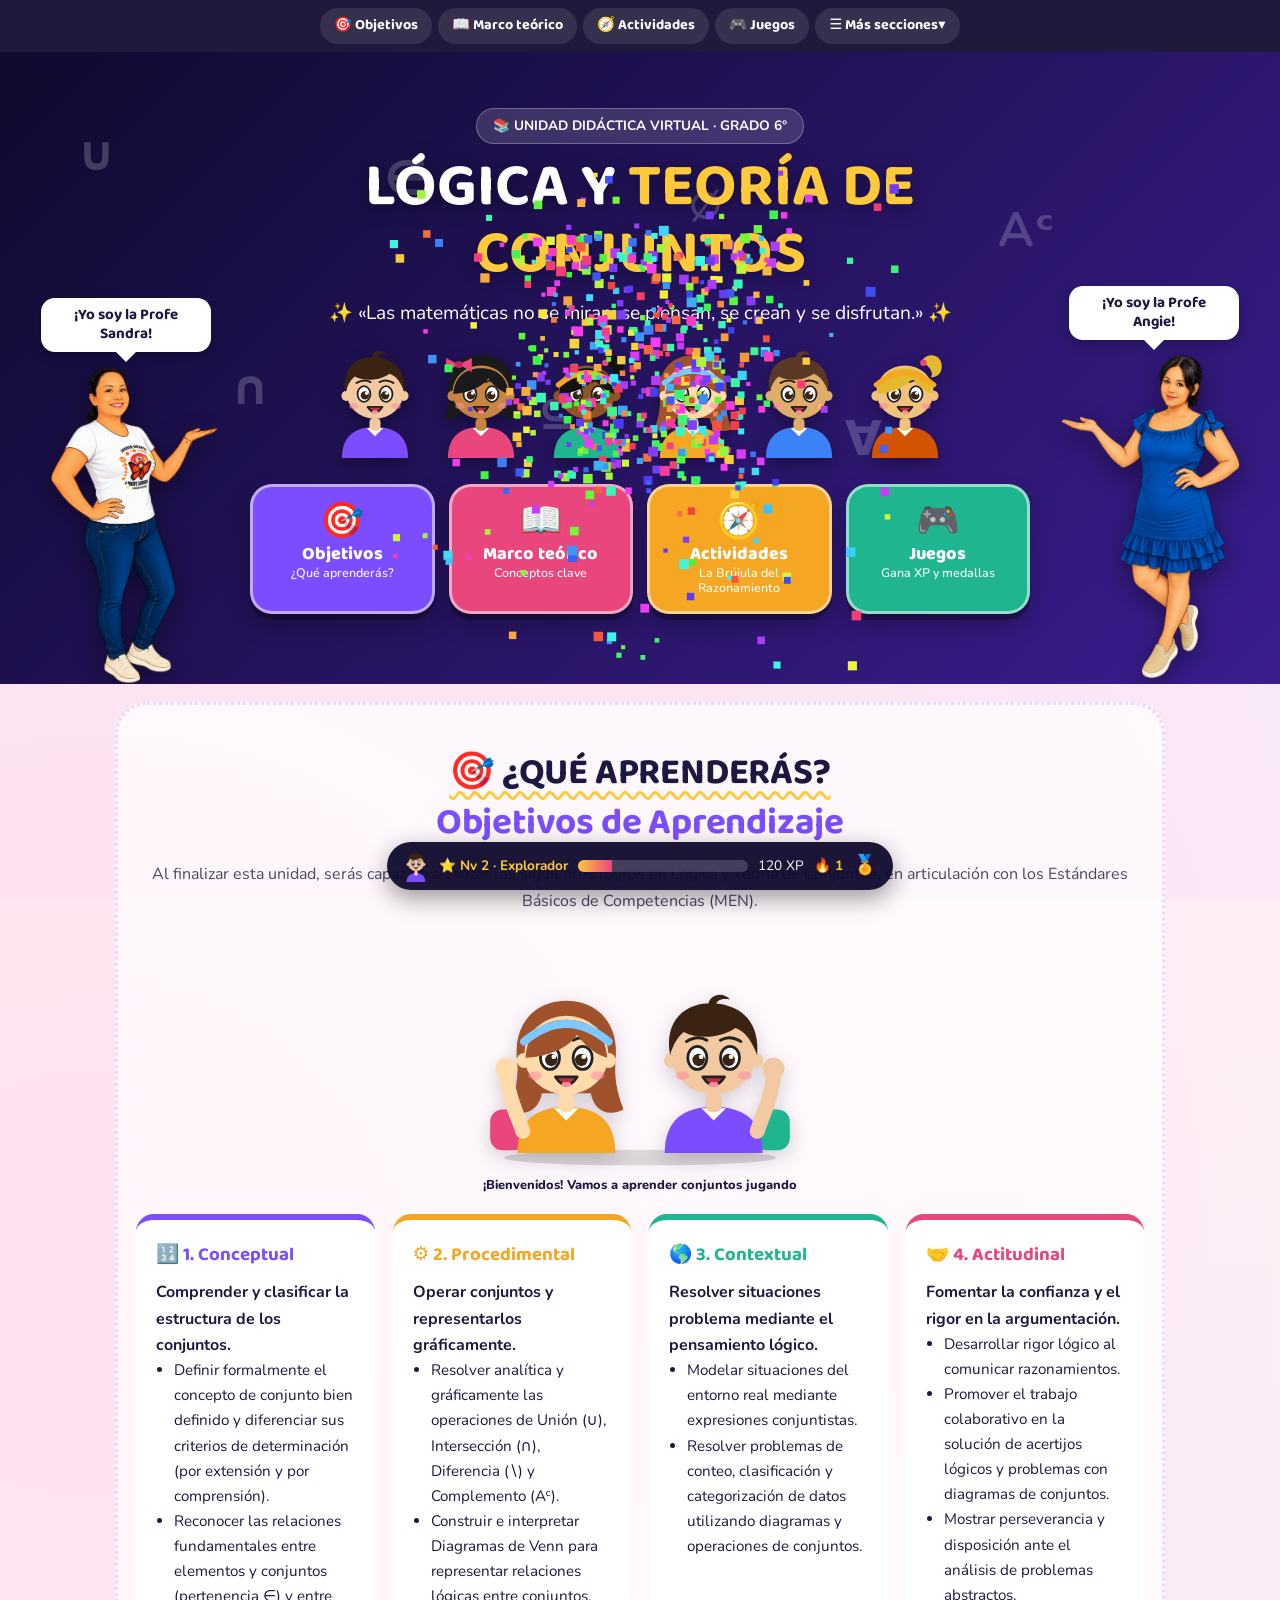
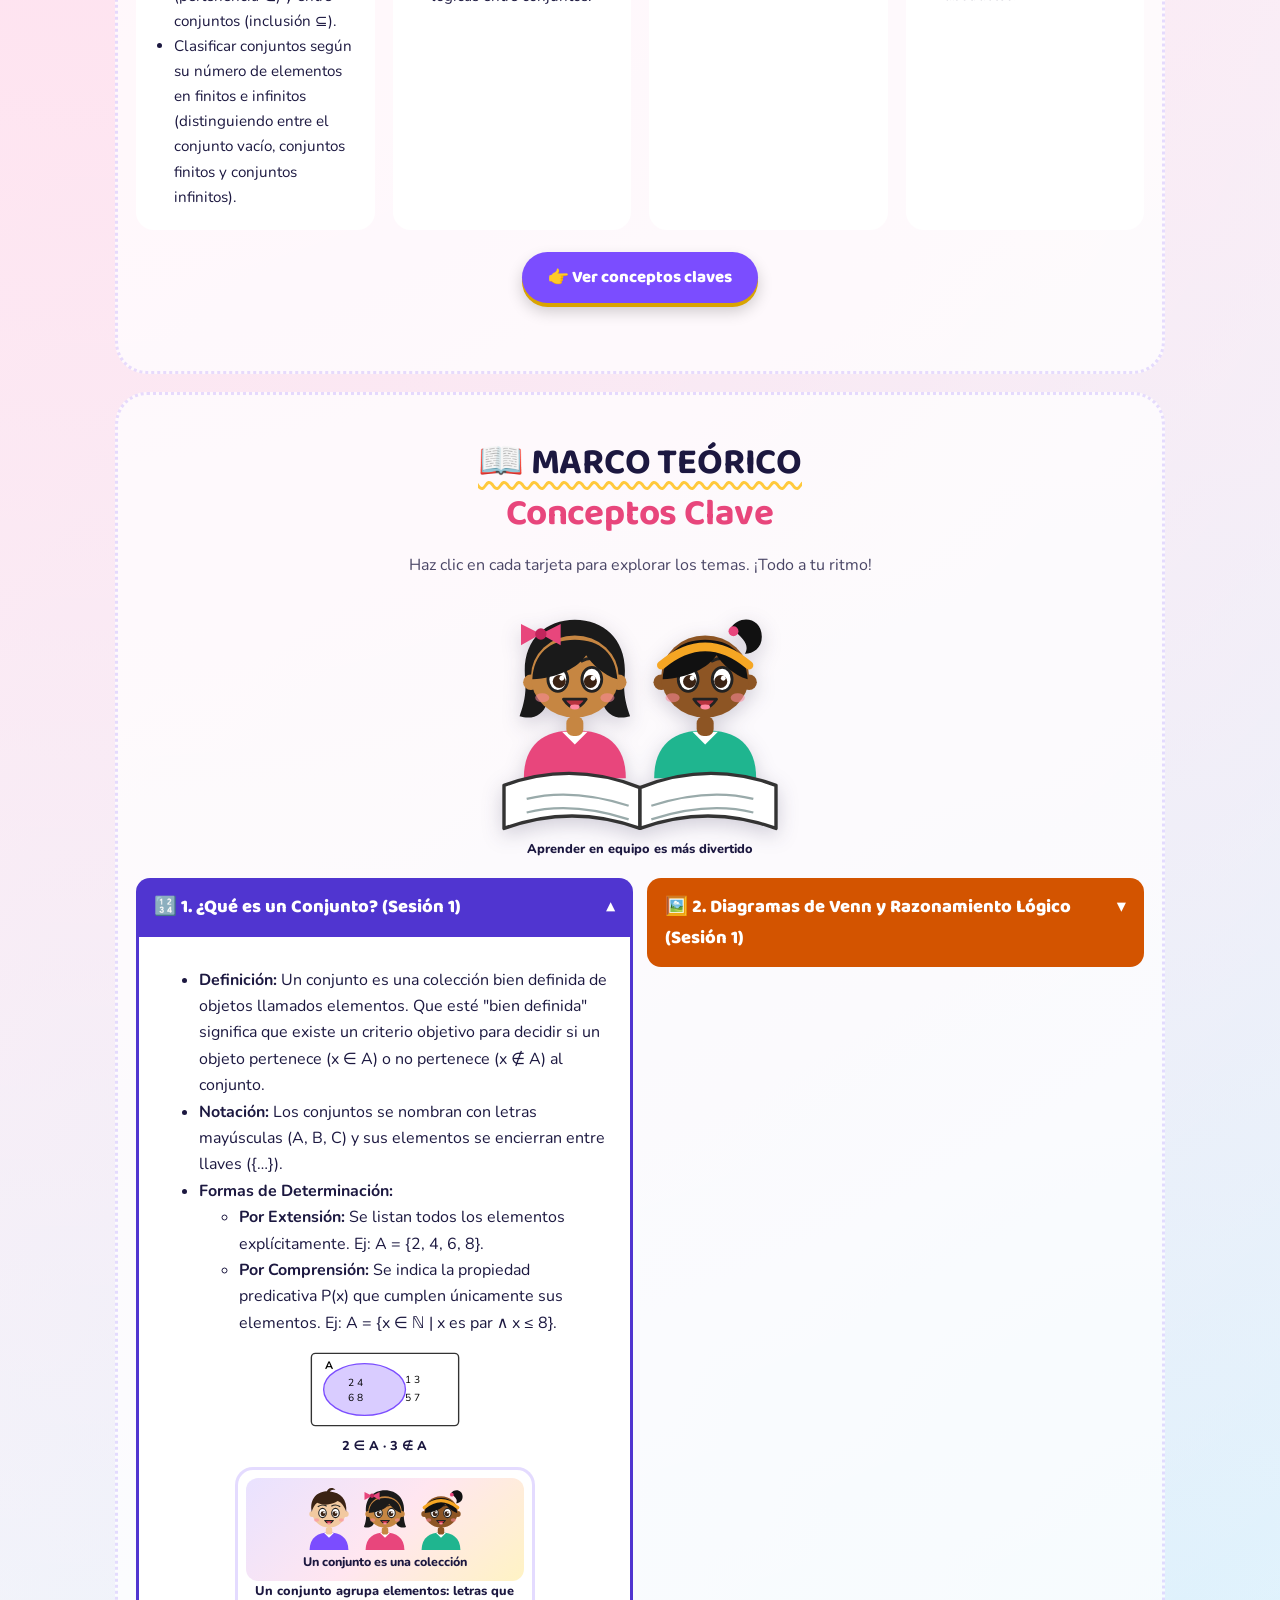
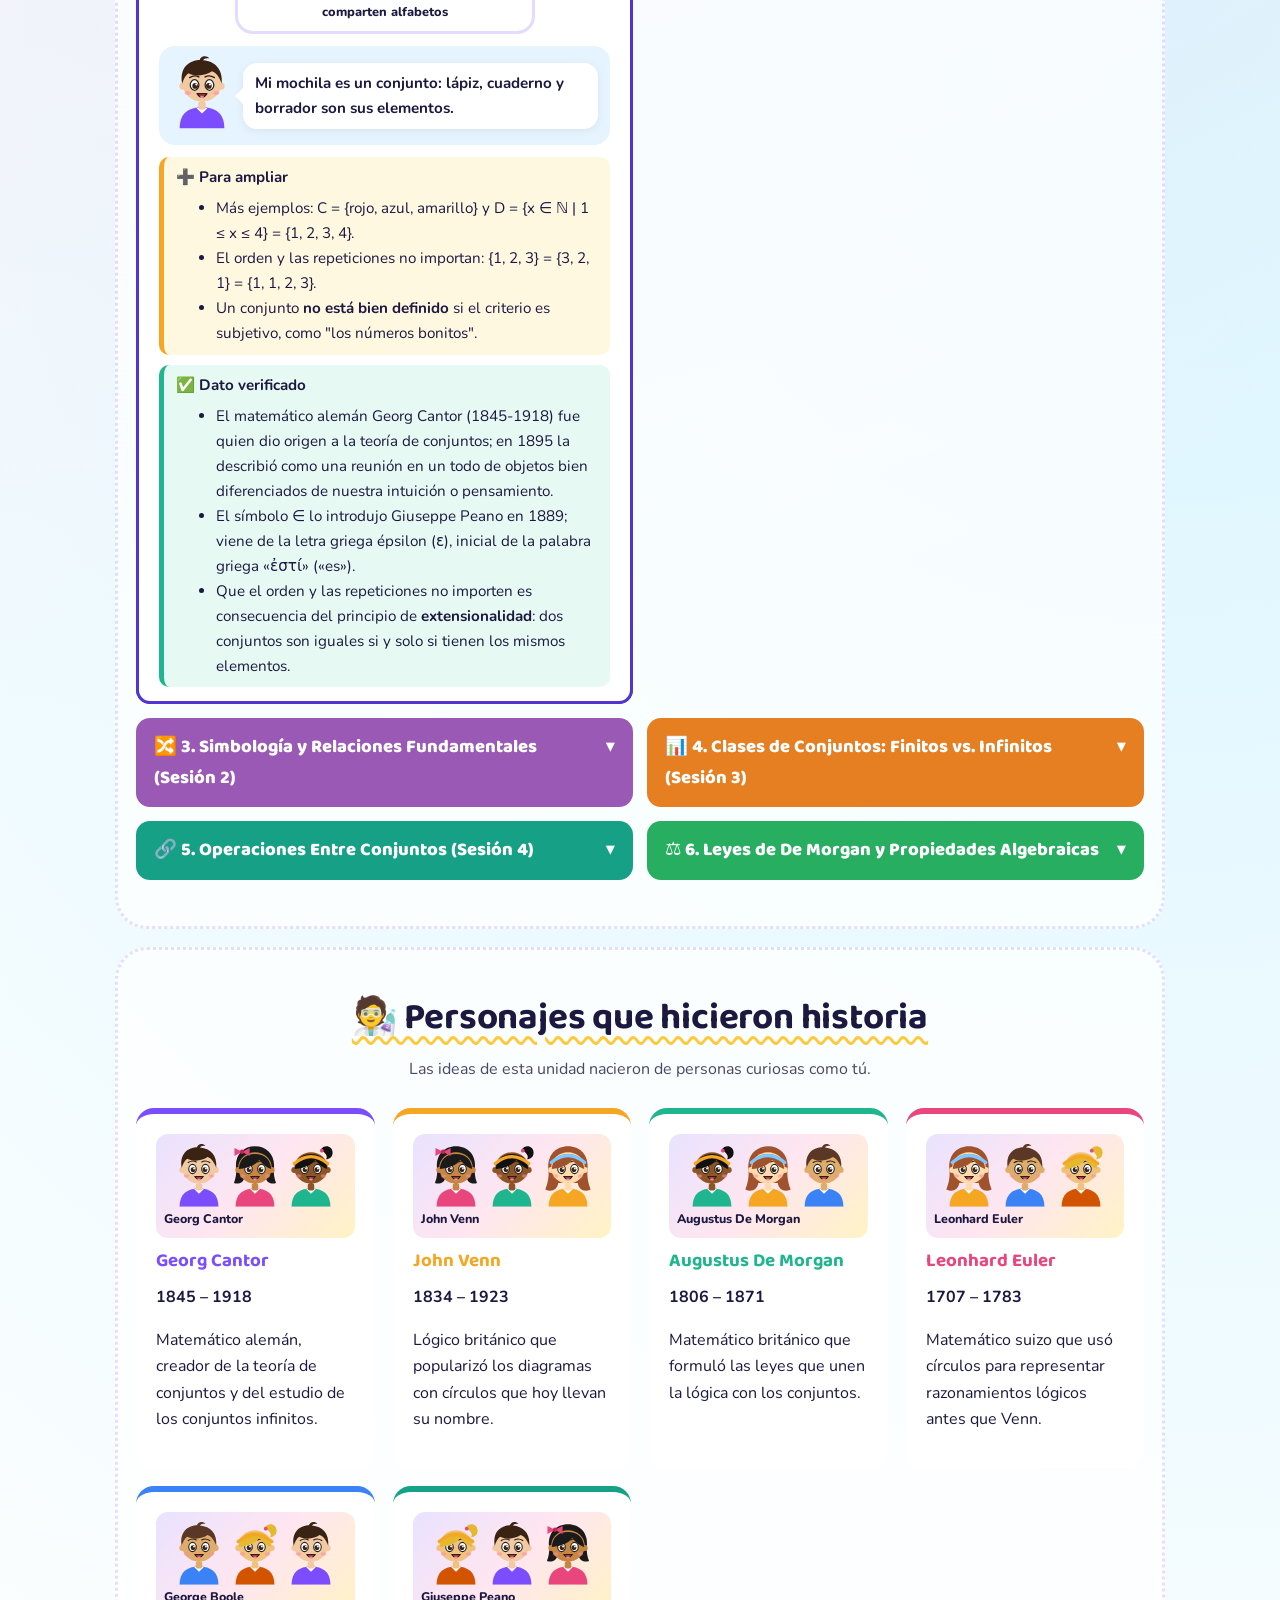
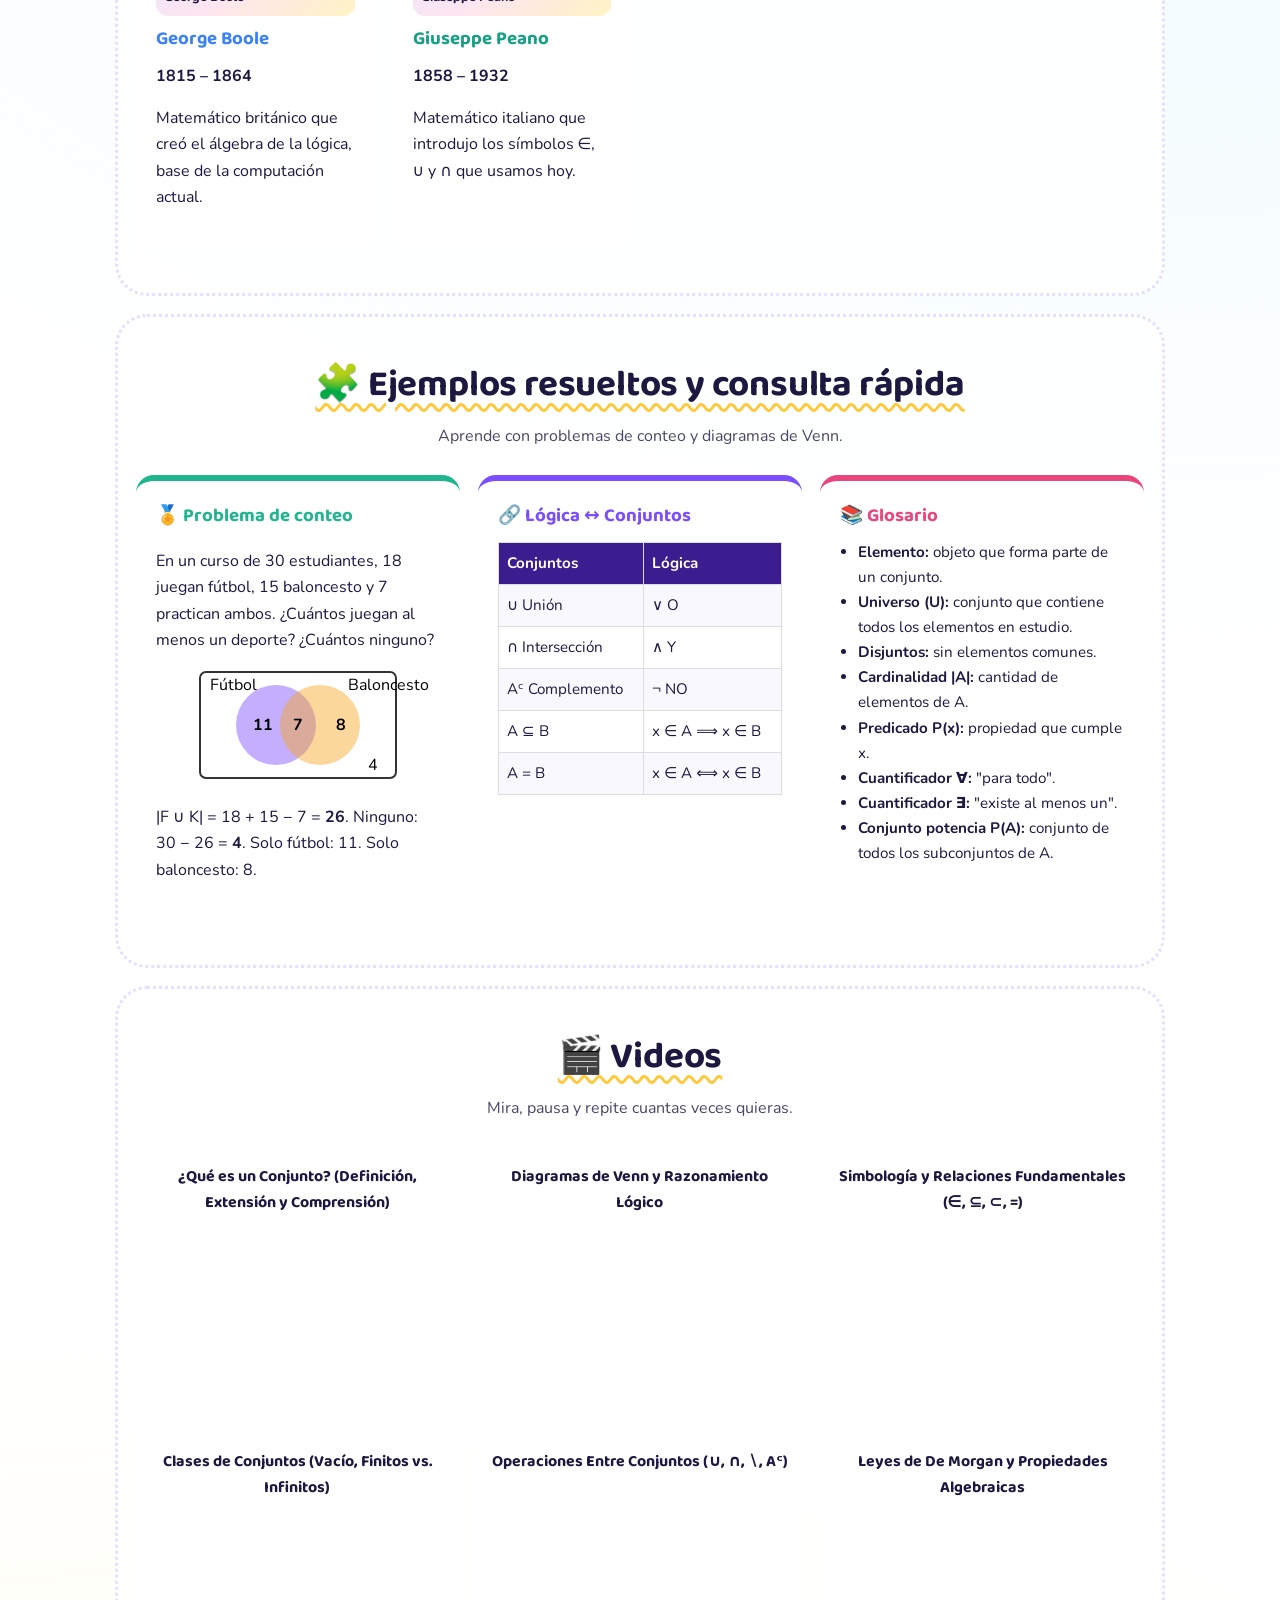
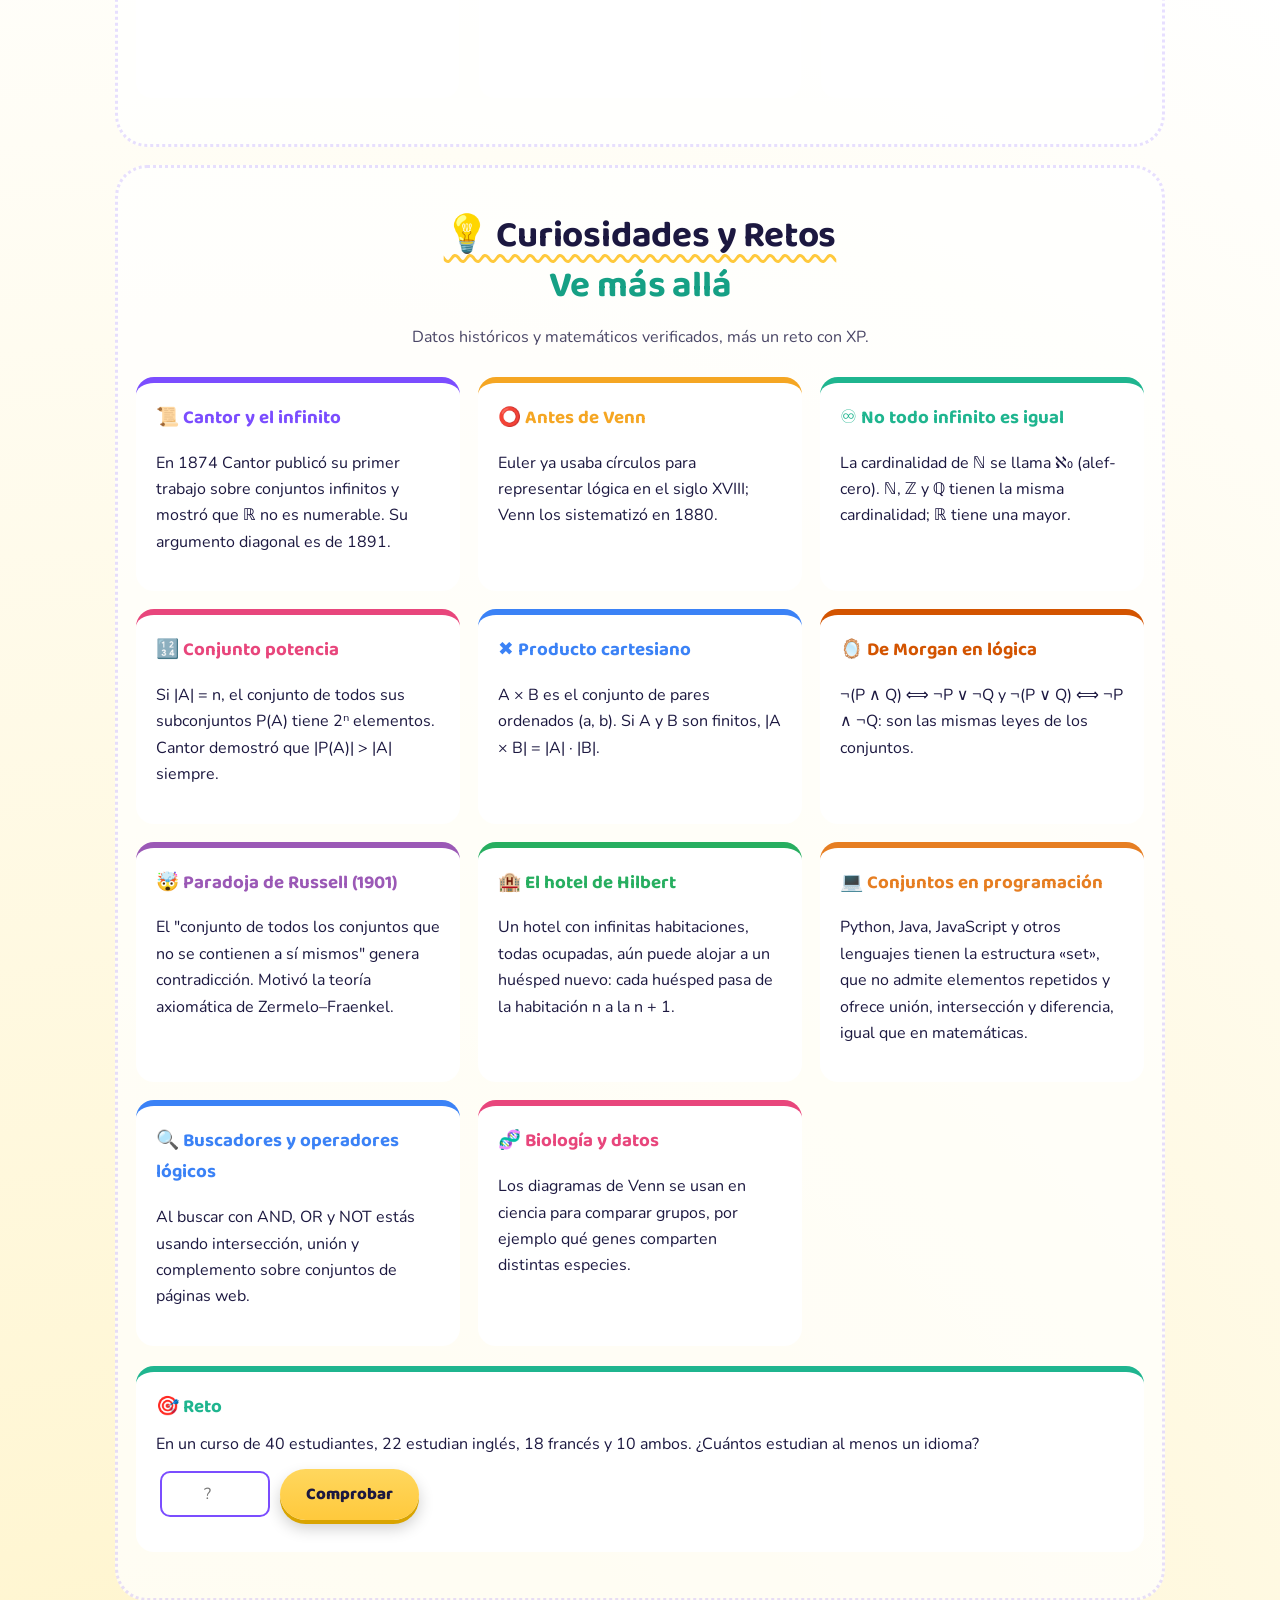
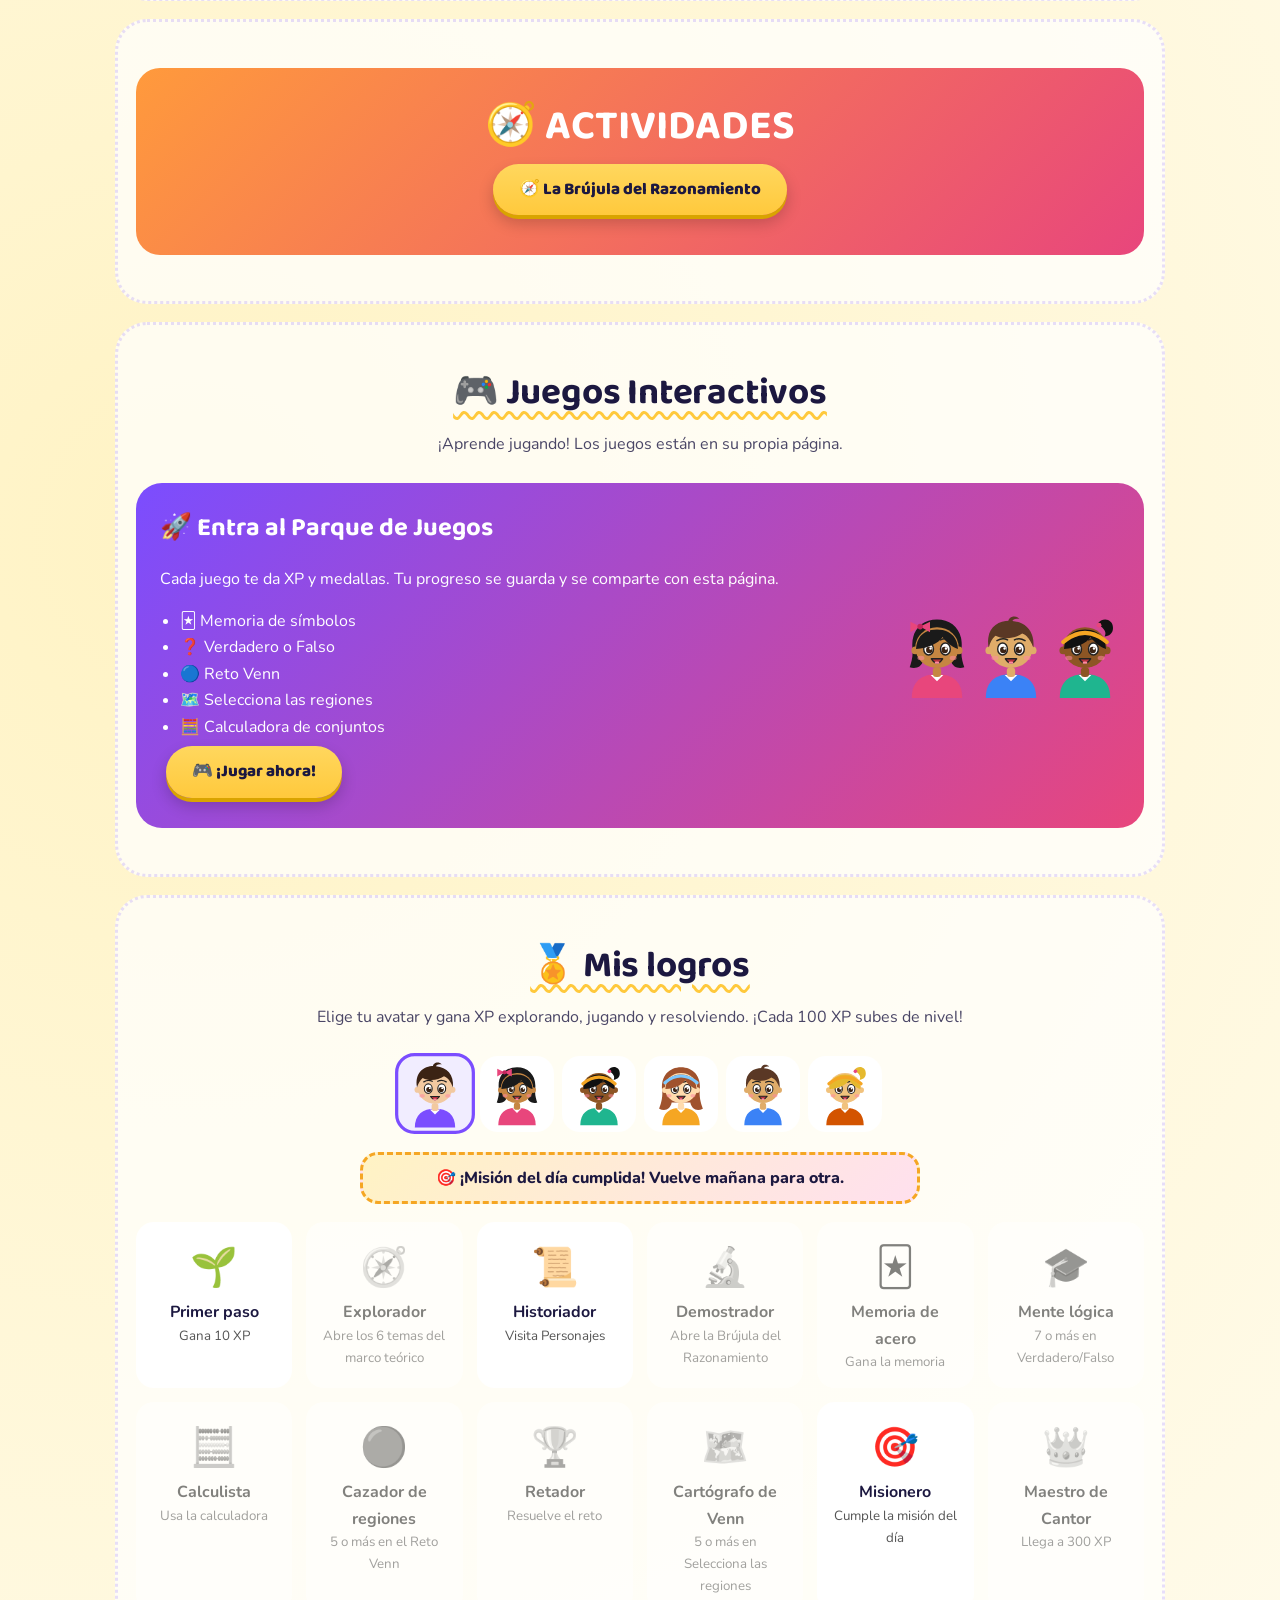
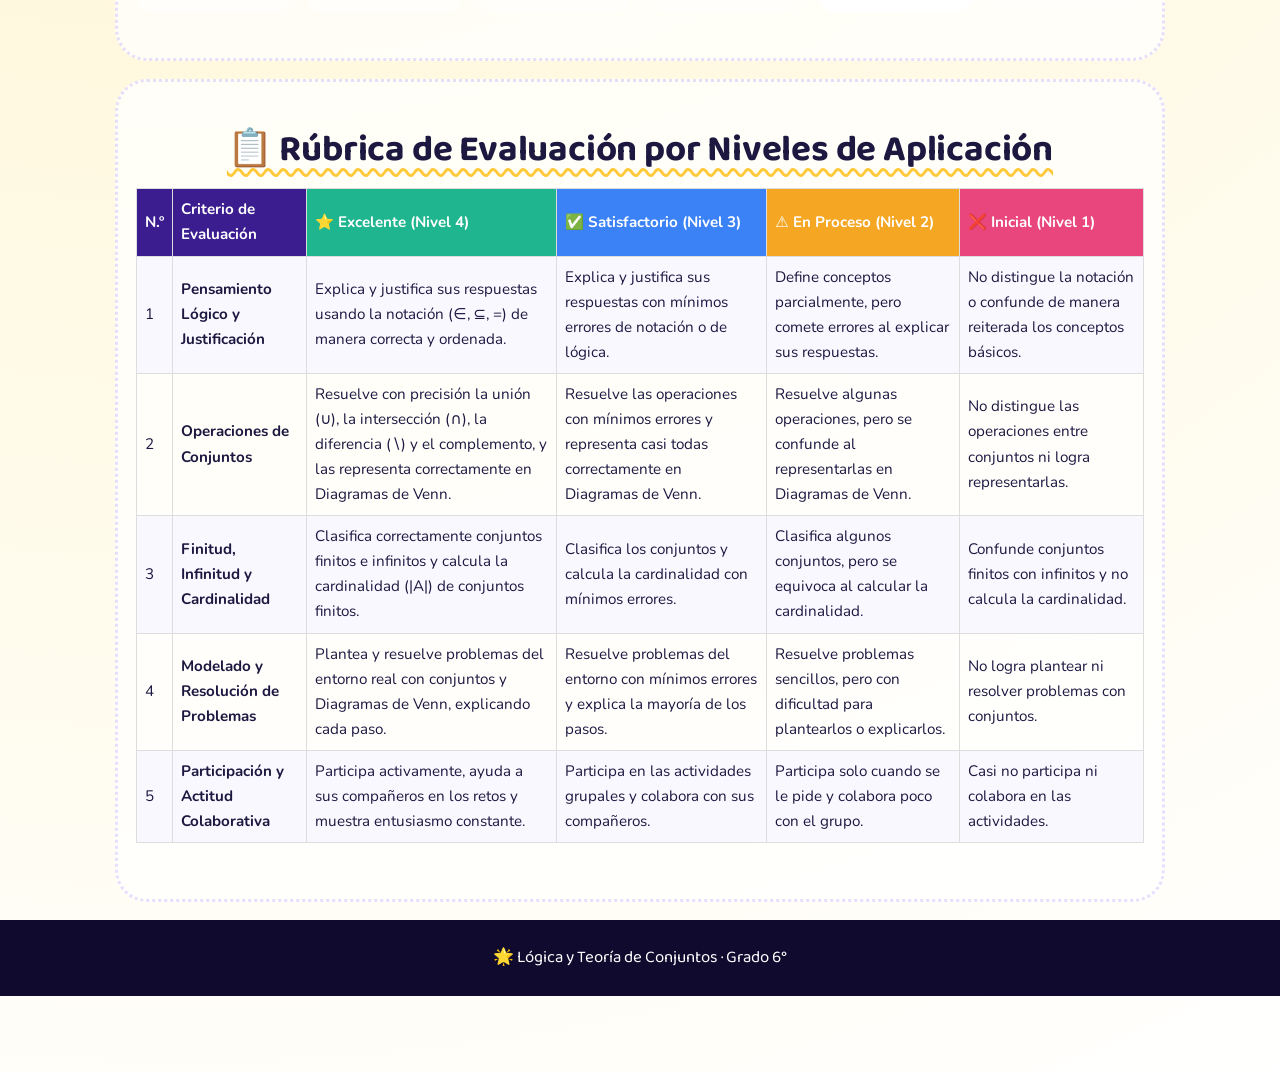
<file: index.html>
<!DOCTYPE html>
<html lang="es">

<head>
    <meta charset="utf-8">
    <meta name="viewport" content="width=device-width,initial-scale=1">
    <meta http-equiv="Content-Security-Policy" content="upgrade-insecure-requests">
    <title>Lógica y Teoría de Conjuntos</title>
    <link rel="preconnect" href="https://fonts.googleapis.com">
    <link rel="preconnect" href="https://fonts.gstatic.com" crossorigin>
    <link
        href="https://fonts.googleapis.com/css2?family=Baloo+2:wght@600;700;800&family=Nunito:wght@400;600;700;800&display=swap"
        rel="stylesheet">
    <link rel="stylesheet" href="style.css">
</head>

<body>

    <nav>
        <a href="#objetivos">🎯 Objetivos</a>
        <a href="#marco">📖 Marco teórico</a>
        <a href="#actividades">🧭 Actividades</a>
        <a href="Juegos.html">🎮 Juegos</a>
        <details class="navmore">
            <summary>☰ Más secciones</summary>
            <div>
                <a href="#objetivos">🎯 Objetivos</a>
                <a href="#marco">📖 Marco teórico</a>
                <a href="#historia">🧑‍🔬 Historia</a>
                <a href="#ejemplos">🧩 Ejemplos</a>
                <a href="#videos">🎬 Videos</a>
                <a href="#retos">💡 Curiosidades</a>
                <a href="#actividades">🧭 Actividades</a>
                <a href="#juegos">🎮 Juegos</a>
                <a href="#logros">🏅 Logros</a>
                <a href="#rubrica">📋 Rúbrica</a>
            </div>
        </details>
    </nav>

    <header class="hero hero-profes"><span class="pill">📚 UNIDAD DIDÁCTICA VIRTUAL · GRADO 6°</span>
        <h1>LÓGICA Y <span>TEORÍA DE CONJUNTOS</span></h1>
        <p class="quote">✨ «Las matemáticas no se miran: se piensan, se crean y se disfrutan.» ✨</p>
        <div class="kidstrip" data-kids="0,1,2,3,4,5"></div>
        <div class="hbtns">
            <a class="hb" style="--c:#7b4dff" href="#objetivos"><i>🎯</i>Objetivos<small>¿Qué aprenderás?</small></a>
            <a class="hb" style="--c:#e8467c" href="#marco"><i>📖</i>Marco teórico<small>Conceptos clave</small></a>
            <a class="hb" style="--c:#f5a623" href="#actividades"><i>🧭</i>Actividades<small>La Brújula del
                    Razonamiento</small></a>
            <a class="hb" style="--c:#1fb58f" href="Juegos.html"><i>🎮</i>Juegos<small>Gana XP y medallas</small></a>
        </div>
        <div class="profe profe-l"><span class="bub">¡Yo soy la Profe Sandra!</span><img src="Profe 1.png"
                alt="Profe Sandra"></div>
        <div class="profe profe-r"><span class="bub">¡Yo soy la Profe Angie!</span><img src="Profe 2.png"
                alt="Profe Angie"></div>
    </header>

    <section id="objetivos">
        <h2>🎯 ¿QUÉ APRENDERÁS?</h2>
        <h2 style="color:#7b4dff">Objetivos de Aprendizaje</h2>
        <p class="sub">Al finalizar esta unidad, serás capaz de alcanzar los siguientes logros en Lógica y Teoría de
            Conjuntos, en articulación con los Estándares Básicos de Competencias (MEN).</p>
        <figure class="scenefig"><img loading="lazy"
                src="https://freesvg.org/img/1575741189Boy-And-Girl-Students-colour.png"
                alt="Niña y niño caminando a la escuela con mochilas" data-scene="school" onerror="window.fb&&fb(this)">
            <figcaption>¡Bienvenidos! Vamos a aprender conjuntos jugando</figcaption>
        </figure>
        <div class="grid">
            <div class="card" style="--c:#7b4dff">
                <h3>🔢 1. Conceptual</h3><b>Comprender y clasificar la estructura de los conjuntos.</b>
                <ul>
                    <li>Definir formalmente el concepto de conjunto bien definido y diferenciar sus criterios de
                        determinación (por extensión y por comprensión).</li>
                    <li>Reconocer las relaciones fundamentales entre elementos y conjuntos (pertenencia ∈) y entre
                        conjuntos (inclusión ⊆).</li>
                    <li>Clasificar conjuntos según su número de elementos en finitos e infinitos (distinguiendo entre el
                        conjunto vacío, conjuntos finitos y conjuntos infinitos).</li>
                </ul>
            </div>
            <div class="card" style="--c:#f5a623">
                <h3>⚙️ 2. Procedimental</h3><b>Operar conjuntos y representarlos gráficamente.</b>
                <ul>
                    <li>Resolver analítica y gráficamente las operaciones de Unión (∪), Intersección (∩), Diferencia (∖)
                        y Complemento (Aᶜ).</li>
                    <li>Construir e interpretar Diagramas de Venn para representar relaciones lógicas entre conjuntos.
                    </li>
                </ul>
            </div>
            <div class="card" style="--c:#1fb58f">
                <h3>🌎 3. Contextual</h3><b>Resolver situaciones problema mediante el pensamiento lógico.</b>
                <ul>
                    <li>Modelar situaciones del entorno real mediante expresiones conjuntistas.</li>
                    <li>Resolver problemas de conteo, clasificación y categorización de datos utilizando diagramas y
                        operaciones de conjuntos.</li>
                </ul>
            </div>
            <div class="card" style="--c:#e8467c">
                <h3>🤝 4. Actitudinal</h3><b>Fomentar la confianza y el rigor en la argumentación.</b>
                <ul>
                    <li>Desarrollar rigor lógico al comunicar razonamientos.</li>
                    <li>Promover el trabajo colaborativo en la solución de acertijos lógicos y problemas con diagramas
                        de conjuntos.</li>
                    <li>Mostrar perseverancia y disposición ante el análisis de problemas abstractos.</li>
                </ul>
            </div>
        </div>
        <p style="text-align:center"><a class="btn" style="background:#7b4dff;color:#fff" href="#marco">👉 Ver conceptos
                claves</a></p>
    </section>

    <section id="marco">
        <h2>📖 MARCO TEÓRICO</h2>
        <h2 style="color:#e8467c">Conceptos Clave</h2>
        <p class="sub">Haz clic en cada tarjeta para explorar los temas. ¡Todo a tu ritmo!</p>
        <figure class="scenefig"><img loading="lazy" src="https://freesvg.org/img/Children.png"
                alt="Niños aprendiendo juntos" data-scene="read" onerror="window.fb&&fb(this)">
            <figcaption>Aprender en equipo es más divertido</figcaption>
        </figure>
        <div class="two">

            <details style="--c:#5035d0" open>
                <summary>🔢 1. ¿Qué es un Conjunto? (Sesión 1)</summary>
                <div>
                    <ul>
                        <li><b>Definición:</b> Un conjunto es una colección bien definida de objetos llamados elementos.
                            Que esté "bien definida" significa que existe un criterio objetivo para decidir si un objeto
                            pertenece (x ∈ A) o no pertenece (x ∉ A) al conjunto.</li>
                        <li><b>Notación:</b> Los conjuntos se nombran con letras mayúsculas (A, B, C) y sus elementos se
                            encierran entre llaves ({…}).</li>
                        <li><b>Formas de Determinación:</b>
                            <ul>
                                <li><b>Por Extensión:</b> Se listan todos los elementos explícitamente. Ej: A = {2, 4,
                                    6, 8}.</li>
                                <li><b>Por Comprensión:</b> Se indica la propiedad predicativa P(x) que cumplen
                                    únicamente sus elementos. Ej: A = {x ∈ ℕ | x es par ∧ x ≤ 8}.</li>
                            </ul>
                        </li>
                    </ul>
                    <div class="figs">
                        <figure><svg viewBox="0 0 220 110">
                                <rect x="2" y="2" width="216" height="106" rx="6" fill="#fff" stroke="#333"
                                    stroke-width="2" />
                                <ellipse cx="80" cy="55" rx="60" ry="38" fill="#d9ccff" stroke="#7b4dff"
                                    stroke-width="2" /><text x="55" y="50" font-size="15">2 4</text><text x="55" y="72"
                                    font-size="15">6 8</text><text x="140" y="45" font-size="15">1 3</text><text x="140"
                                    y="72" font-size="15">5 7</text><text x="22" y="25" font-weight="700">A</text>
                            </svg>
                            <figcaption>2 ∈ A · 3 ∉ A</figcaption>
                        </figure>
                        <figure class="ph"><img loading="lazy"
                                src="https://commons.wikimedia.org/wiki/Special:FilePath/Venn_diagram_gr_la_ru.svg?width=320"
                                alt="Conjuntos de letras griegas, latinas y rusas representados con círculos"
                                data-fb="Un conjunto es una colección" data-k="0" onerror="window.fb&&fb(this)">
                            <figcaption>Un conjunto agrupa elementos: letras que comparten alfabetos</figcaption>
                        </figure>
                    </div>
                    <div class="kidsay"><span data-kid="0"></span>
                        <p>Mi mochila es un conjunto: lápiz, cuaderno y borrador son sus elementos.</p>
                    </div>
                    <div class="more"><b>➕ Para ampliar</b>
                        <ul>
                            <li>Más ejemplos: C = {rojo, azul, amarillo} y D = {x ∈ ℕ | 1 ≤ x ≤ 4} = {1, 2, 3, 4}.</li>
                            <li>El orden y las repeticiones no importan: {1, 2, 3} = {3, 2, 1} = {1, 1, 2, 3}.</li>
                            <li>Un conjunto <b>no está bien definido</b> si el criterio es subjetivo, como "los números
                                bonitos".</li>
                        </ul>
                    </div>
                    <div class="fact"><b>✅ Dato verificado</b>
                        <ul>
                            <li>El matemático alemán Georg Cantor (1845-1918) fue quien dio origen a la teoría de
                                conjuntos; en 1895 la describió como una reunión en un todo de objetos bien
                                diferenciados de nuestra intuición o pensamiento.</li>
                            <li>El símbolo ∈ lo introdujo Giuseppe Peano en 1889; viene de la letra griega épsilon (ε),
                                inicial de la palabra griega «ἐστί» («es»).</li>
                            <li>Que el orden y las repeticiones no importen es consecuencia del principio de
                                <b>extensionalidad</b>: dos conjuntos son iguales si y solo si tienen los mismos
                                elementos.
                            </li>
                        </ul>
                    </div>
                </div>
            </details>

            <details style="--c:#d35400">
                <summary>🖼️ 2. Diagramas de Venn y Razonamiento Lógico (Sesión 1)</summary>
                <div>
                    <ul>
                        <li><b>Diagramas de Venn:</b> Representaciones gráficas planas (usualmente círculos dentro de un
                            rectángulo que representa el Universo U) utilizadas para visualizar relaciones de inclusión,
                            intersección y áreas sombreadas de operaciones conjuntistas.</li>
                        <li><b>Conexión entre Lógica y Conjuntos:</b>
                            <ul>
                                <li>La Unión (∪) equivale a la disyunción lógica O (∨).</li>
                                <li>La Intersección (∩) equivale a la conjunción lógica Y (∧).</li>
                                <li>El Complemento (Aᶜ) equivale a la negación lógica NO (¬).</li>
                            </ul>
                        </li>
                    </ul>
                    <svg viewBox="0 0 300 150" style="max-width:300px;display:block;margin:auto">
                        <rect x="5" y="5" width="290" height="140" fill="#fff8e1" stroke="#d35400" stroke-width="3"
                            rx="8" />
                        <circle cx="120" cy="75" r="50" fill="#7b4dff" fill-opacity=".5" />
                        <circle cx="180" cy="75" r="50" fill="#e8467c" fill-opacity=".5" /><text x="95" y="80"
                            font-weight="700">A</text><text x="195" y="80" font-weight="700">B</text><text x="268"
                            y="135" font-weight="700">U</text>
                    </svg>
                    <div class="figs">
                        <figure class="ph"><img loading="lazy"
                                src="https://commons.wikimedia.org/wiki/Special:FilePath/John_Venn.jpg?width=300"
                                alt="Retrato de John Venn" data-fb="John Venn" data-k="0" onerror="window.fb&&fb(this)">
                            <figcaption>John Venn, creador de los diagramas que llevan su nombre</figcaption>
                        </figure>
                    </div>
                    <div class="kidsay"><span data-kid="4"></span>
                        <p>En mi salón, el círculo de «fútbol» y el de «baloncesto» se cruzan donde están los que juegan
                            ambos.</p>
                    </div>
                    <div class="more"><b>➕ Para ampliar</b>
                        <ul>
                            <li><b>Cómo se dibuja:</b> 1) rectángulo para U; 2) un círculo por conjunto; 3) si comparten
                                elementos, los círculos se cruzan; 4) se sombrea la región pedida.</li>
                            <li><b>Ejemplo de la vida real:</b> en un curso, F = quienes juegan fútbol y K = quienes
                                juegan baloncesto. F ∩ K son quienes practican ambos deportes.</li>
                            <li><b>Equivalencias:</b> ⊆ ↔ ⟹ (implicación) · = ↔ ⟺ (equivalencia).</li>
                        </ul>
                    </div>
                    <div class="fact"><b>✅ Dato verificado</b>
                        <ul>
                            <li>John Venn presentó sus diagramas en 1880 en un artículo de la revista <i>Philosophical
                                    Magazine</i>. El nombre «diagrama de Venn» se popularizó después, desde el filósofo
                                Clarence Irving Lewis (1918).</li>
                            <li>Antes, Leonhard Euler (siglo XVIII) ya usaba círculos para ilustrar razonamientos
                                lógicos; por eso a veces se habla de «diagramas de Euler».</li>
                            <li>Con n conjuntos, un diagrama de Venn completo debe mostrar 2ⁿ regiones: con 2 círculos
                                hay 4 regiones (incluida la exterior) y con 3 círculos hay 8.</li>
                            <li>Estas ideas conectan la lógica con la electrónica: las compuertas AND, OR y NOT de los
                                circuitos digitales siguen ∩, ∪ y complemento.</li>
                        </ul>
                    </div>
                </div>
            </details>

            <details style="--c:#9b59b6">
                <summary>🔀 3. Simbología y Relaciones Fundamentales (Sesión 2)</summary>
                <div>
                    <ul>
                        <li><b>Pertenencia (∈):</b> Relaciona un elemento con un conjunto. Ej: Si A = {1, 3, 5},
                            entonces 3 ∈ A y 4 ∉ A.</li>
                        <li><b>Inclusión / Subconjunto (⊆):</b> Relaciona un conjunto con otro conjunto.<div class="f">A
                                ⊆ B ⟺ ∀x (x ∈ A ⟹ x ∈ B)</div>(Todo elemento de A también pertenece a B).</li>
                        <li><b>Igualdad de Conjuntos (=):</b> Dos conjuntos son iguales si tienen exactamente los mismos
                            elementos.</li>
                    </ul>
                    <div class="figs">
                        <figure class="ph"><img loading="lazy"
                                src="https://commons.wikimedia.org/wiki/Special:FilePath/Venn_A_subset_B.svg?width=320"
                                alt="Diagrama de Venn: el conjunto A dentro del conjunto B (A ⊆ B)"
                                data-fb="A ⊆ B: A está dentro de B" data-k="1" onerror="window.fb&&fb(this)">
                            <figcaption>A ⊆ B: el círculo A queda dentro del círculo B</figcaption>
                        </figure>
                    </div>
                    <div class="kidsay"><span data-kid="1"></span>
                        <p>Mi curso (A) está dentro del colegio (B): ¡todos los de mi curso son del colegio! A ⊆ B.</p>
                    </div>
                    <div class="more"><b>➕ Para ampliar</b>
                        <ul>
                            <li><b>∈ vs ⊆:</b> 3 ∈ {1, 3, 5}, pero {3} ⊆ {1, 3, 5}. El primero relaciona elemento y
                                conjunto; el segundo, conjunto y conjunto.</li>
                            <li><b>Subconjunto propio (⊂):</b> A ⊂ B si A ⊆ B y A ≠ B.</li>
                            <li>Un conjunto con n elementos tiene 2ⁿ subconjuntos. Ej: {a, b} tiene 4: ∅, {a}, {b}, {a,
                                b}.</li>
                        </ul>
                    </div>
                    <div class="fact"><b>✅ Dato verificado</b>
                        <ul>
                            <li>La inclusión es <b>reflexiva</b> (A ⊆ A), <b>antisimétrica</b> (A ⊆ B y B ⊆ A ⟹ A = B)
                                y <b>transitiva</b> (A ⊆ B y B ⊆ C ⟹ A ⊆ C).</li>
                            <li>En distintos textos, el símbolo ⊂ puede significar «subconjunto» (incluso igual) o
                                «subconjunto propio»; por eso ⊆ y ⊊ se usan para evitar confusiones.</li>
                        </ul>
                    </div>
                </div>
            </details>

            <details style="--c:#e67e22">
                <summary>📊 4. Clases de Conjuntos: Finitos vs. Infinitos (Sesión 3)</summary>
                <div>
                    <ul>
                        <li><b>Conjunto Vacío (∅ o {}):</b> Es el conjunto que no posee ningún elemento. Por definición,
                            el conjunto vacío es subconjunto de cualquier conjunto (∅ ⊆ A).</li>
                        <li><b>Conjunto Finito:</b> Es aquel cuyo número de elementos (cardinalidad |A|) se puede contar
                            mediante un número natural n ∈ ℕ. Ej: B = {a, e, i, o, u} ⟹ |B| = 5.</li>
                        <li><b>Conjunto Infinito:</b> Es aquel que no es finito; su número de elementos es ilimitado.
                        </li>
                        <li><b>Ejemplos de conjuntos infinitos de números:</b> Los números naturales (ℕ), enteros (ℤ),
                            racionales (ℚ) y reales (ℝ).</li>
                    </ul>
                    <div class="figs">
                        <figure><svg viewBox="0 0 220 130">
                                <ellipse cx="110" cy="65" rx="105" ry="60" fill="#ffd9e6" stroke="#e8467c"
                                    stroke-width="2" />
                                <ellipse cx="110" cy="75" rx="80" ry="45" fill="#fff0c2" stroke="#f5a623"
                                    stroke-width="2" />
                                <ellipse cx="110" cy="85" rx="55" ry="30" fill="#c8f2e6" stroke="#1fb58f"
                                    stroke-width="2" />
                                <ellipse cx="110" cy="92" rx="30" ry="17" fill="#d9ccff" stroke="#7b4dff"
                                    stroke-width="2" /><text x="110" y="22" text-anchor="middle"
                                    font-weight="700">ℝ</text><text x="110" y="44" text-anchor="middle"
                                    font-weight="700">ℚ</text><text x="110" y="68" text-anchor="middle"
                                    font-weight="700">ℤ</text><text x="110" y="97" text-anchor="middle"
                                    font-weight="700">ℕ</text>
                            </svg>
                            <figcaption>ℕ ⊂ ℤ ⊂ ℚ ⊂ ℝ</figcaption>
                        </figure>
                        <figure class="ph"><img loading="lazy"
                                src="https://commons.wikimedia.org/wiki/Special:FilePath/Hilbert%27s_Hotel.svg?width=320"
                                alt="Ilustración del Hotel infinito de Hilbert" data-fb="El hotel infinito de Hilbert"
                                data-k="2" onerror="window.fb&&fb(this)">
                            <figcaption>El hotel infinito de Hilbert: siempre cabe un huésped más</figcaption>
                        </figure>
                    </div>
                    <div class="kidsay"><span data-kid="2"></span>
                        <p>Un salón vacío no tiene a nadie: es ∅. ¡Pero una caja con un solo juguete ya es {juguete}!
                        </p>
                    </div>
                    <div class="more"><b>➕ Para ampliar</b>
                        <ul>
                            <li><b>Conjunto unitario:</b> tiene un solo elemento. Ej: {7}.</li>
                            <li>∅ no es lo mismo que {∅}: el primero no tiene elementos y el segundo tiene uno.</li>
                            <li>Ej: C = {x ∈ ℕ | x es múltiplo de 5} es infinito: {5, 10, 15, …}.</li>
                        </ul>
                    </div>
                    <div class="fact"><b>✅ Dato verificado</b>
                        <ul>
                            <li>El símbolo ∅ fue propuesto por André Weil (grupo Bourbaki) en 1939, inspirado en la
                                letra Ø de los alfabetos danés y noruego.</li>
                            <li>Un conjunto es infinito si se puede poner en correspondencia biunívoca (biyección) con
                                una parte propia de sí mismo. Ej: n ↦ 2n relaciona ℕ con los números pares.</li>
                            <li>ℕ y ℤ tienen la misma cardinalidad (ℵ₀): se pueden ordenar como 0, 1, −1, 2, −2, 3, −3…
                            </li>
                            <li>El «Hotel de Hilbert» es una analogía del matemático David Hilbert para explicar que un
                                infinito numerable «lleno» aún puede recibir nuevos elementos.</li>
                        </ul>
                    </div>
                </div>
            </details>

            <details style="--c:#16a085">
                <summary>🔗 5. Operaciones Entre Conjuntos (Sesión 4)</summary>
                <div>
                    <ul>
                        <li><b>Unión (A ∪ B):</b> Conjunto de elementos que están en A, en B o en ambos.<div class="f">A
                                ∪ B = {x | x ∈ A ∨ x ∈ B}</div>
                        </li>
                        <li><b>Intersección (A ∩ B):</b> Conjunto de elementos comunes que pertenecen simultáneamente a
                            A y a B.<div class="f">A ∩ B = {x | x ∈ A ∧ x ∈ B}</div>(Si A ∩ B = ∅, los conjuntos se
                            llaman disjuntos).</li>
                        <li><b>Diferencia (A ∖ B o A − B):</b> Elementos que pertenecen a A pero no a B.<div class="f">A
                                ∖ B = {x | x ∈ A ∧ x ∉ B}</div>
                        </li>
                        <li><b>Complemento (Aᶜ o A'):</b> Elementos del conjunto universal U que no están en A.<div
                                class="f">Aᶜ = {x ∈ U | x ∉ A}</div>
                        </li>
                    </ul>
                    <div class="figs">
                        <figure><svg viewBox="0 0 160 100">
                                <rect x="2" y="2" width="156" height="96" rx="6" fill="#fff" stroke="#333"
                                    stroke-width="2" />
                                <circle cx="62" cy="50" r="32" fill="#7b4dff" fill-opacity=".6" />
                                <circle cx="98" cy="50" r="32" fill="#7b4dff" fill-opacity=".6" />
                            </svg>
                            <figcaption>A ∪ B</figcaption>
                        </figure>
                        <figure><svg viewBox="0 0 160 100">
                                <rect x="2" y="2" width="156" height="96" rx="6" fill="#fff" stroke="#333"
                                    stroke-width="2" />
                                <circle cx="62" cy="50" r="32" fill="none" stroke="#333" />
                                <circle cx="98" cy="50" r="32" fill="none" stroke="#333" />
                                <clipPath id="cp">
                                    <circle cx="62" cy="50" r="32" />
                                </clipPath>
                                <circle cx="98" cy="50" r="32" fill="#1fb58f" clip-path="url(#cp)" />
                            </svg>
                            <figcaption>A ∩ B</figcaption>
                        </figure>
                        <figure><svg viewBox="0 0 160 100">
                                <rect x="2" y="2" width="156" height="96" rx="6" fill="#fff" stroke="#333"
                                    stroke-width="2" />
                                <circle cx="62" cy="50" r="32" fill="#f5a623" />
                                <circle cx="98" cy="50" r="32" fill="#fff" stroke="#333" />
                            </svg>
                            <figcaption>A ∖ B</figcaption>
                        </figure>
                        <figure><svg viewBox="0 0 160 100">
                                <rect x="2" y="2" width="156" height="96" rx="6" fill="#e8467c" stroke="#333"
                                    stroke-width="2" />
                                <circle cx="62" cy="50" r="32" fill="#fff" stroke="#333" />
                            </svg>
                            <figcaption>Aᶜ</figcaption>
                        </figure>
                        <figure><img loading="lazy"
                                src="https://commons.wikimedia.org/wiki/Special:FilePath/Venn0001.svg?width=260"
                                alt="Intersección de dos conjuntos" data-fb="Intersección" data-k="3"
                                onerror="window.fb&&fb(this)">
                            <figcaption>Intersección</figcaption>
                        </figure>
                        <figure><img loading="lazy"
                                src="https://commons.wikimedia.org/wiki/Special:FilePath/Venn0111.svg?width=260"
                                alt="Unión de dos conjuntos" data-fb="Unión" data-k="4" onerror="window.fb&&fb(this)">
                            <figcaption>Unión</figcaption>
                        </figure>
                        <figure><img loading="lazy"
                                src="https://commons.wikimedia.org/wiki/Special:FilePath/Venn0110.svg?width=260"
                                alt="Diferencia simétrica de dos conjuntos" data-fb="Diferencia simétrica" data-k="5"
                                onerror="window.fb&&fb(this)">
                            <figcaption>A Δ B</figcaption>
                        </figure>
                    </div>
                    <div class="kidsay"><span data-kid="3"></span>
                        <p>Si Ana y yo juntamos nuestras canicas, hacemos la unión. Las que ambos tenemos iguales son la
                            intersección.</p>
                    </div>
                    <div class="more"><b>➕ Para ampliar</b>
                        <ul>
                            <li><b>Ejemplo:</b> A = {1, 2, 3, 4} y B = {3, 4, 5, 6}.<br>A ∪ B = {1, 2, 3, 4, 5, 6} · A ∩
                                B = {3, 4} · A ∖ B = {1, 2} · B ∖ A = {5, 6}</li>
                            <li><b>Diferencia simétrica:</b> A Δ B = (A ∖ B) ∪ (B ∖ A) = {1, 2, 5, 6}.</li>
                            <li><b>Cardinalidad de la unión:</b> |A ∪ B| = |A| + |B| − |A ∩ B|.</li>
                        </ul>
                    </div>
                    <div class="fact"><b>✅ Dato verificado</b>
                        <ul>
                            <li>Los símbolos ∪ e ∩ fueron introducidos por Giuseppe Peano en 1888.</li>
                            <li>La diferencia A ∖ B también se puede escribir como A ∩ Bᶜ.</li>
                            <li>El producto cartesiano A × B es otra operación: reúne todos los pares ordenados (a, b)
                                con a ∈ A y b ∈ B.</li>
                        </ul>
                    </div>
                </div>
            </details>

            <details style="--c:#27ae60">
                <summary>⚖️ 6. Leyes de De Morgan y Propiedades Algebraicas</summary>
                <div>
                    <ul>
                        <li><b>Leyes de De Morgan:</b>
                            <ul>
                                <li>El complemento de la unión es la intersección de los complementos:<div class="f">(A
                                        ∪ B)ᶜ = Aᶜ ∩ Bᶜ</div>
                                </li>
                                <li>El complemento de la intersección es la unión de los complementos:<div class="f">(A
                                        ∩ B)ᶜ = Aᶜ ∪ Bᶜ</div>
                                </li>
                            </ul>
                        </li>
                        <li><b>Propiedades de las Operaciones:</b>
                            <ul>
                                <li><b>Conmutativa:</b> A ∪ B = B ∪ A y A ∩ B = B ∩ A</li>
                                <li><b>Asociativa:</b> (A ∪ B) ∪ C = A ∪ (B ∪ C)</li>
                                <li><b>Distributiva:</b> A ∩ (B ∪ C) = (A ∩ B) ∪ (A ∩ C)</li>
                            </ul>
                        </li>
                    </ul>
                    <div class="figs">
                        <figure><svg viewBox="0 0 160 100">
                                <rect x="2" y="2" width="156" height="96" rx="6" fill="#3b82f6" stroke="#333"
                                    stroke-width="2" />
                                <circle cx="62" cy="50" r="32" fill="#fff" stroke="#333" />
                                <circle cx="98" cy="50" r="32" fill="#fff" stroke="#333" />
                            </svg>
                            <figcaption>(A ∪ B)ᶜ</figcaption>
                        </figure>
                        <figure class="ph"><img loading="lazy"
                                src="https://commons.wikimedia.org/wiki/Special:FilePath/Augustus_De_Morgan_(1806-1871).jpg?width=300"
                                alt="Retrato de Augustus De Morgan" data-fb="Augustus De Morgan" data-k="1"
                                onerror="window.fb&&fb(this)">
                            <figcaption>Augustus De Morgan (1806-1871)</figcaption>
                        </figure>
                    </div>
                    <div class="kidsay"><span data-kid="5"></span>
                        <p>«No tengo perro ni gato» es lo mismo que «no tengo perro» y además «no tengo gato». ¡Eso es
                            De
                            Morgan!</p>
                    </div>
                    <div class="more"><b>➕ Para ampliar</b>
                        <ul>
                            <li><b>Más propiedades:</b> Idempotente A ∪ A = A · Identidad A ∪ ∅ = A y A ∩ U = A · Doble
                                complemento (Aᶜ)ᶜ = A · A ∪ Aᶜ = U · A ∩ Aᶜ = ∅ · Absorción A ∪ (A ∩ B) = A</li>
                            <li><b>Otra distributiva:</b> A ∪ (B ∩ C) = (A ∪ B) ∩ (A ∪ C).</li>
                            <li><b>Comprobación numérica:</b> U = {1, …, 6}, A = {1, 2}, B = {2, 3}. (A ∪ B)ᶜ = {4, 5,
                                6} y Aᶜ ∩ Bᶜ = {3, 4, 5, 6} ∩ {1, 4, 5, 6} = {4, 5, 6} ✔</li>
                        </ul>
                    </div>
                    <div class="fact"><b>✅ Dato verificado</b>
                        <ul>
                            <li>Augustus De Morgan publicó estas leyes en su libro <i>Formal Logic</i> (1847); la idea
                                ya aparecía en trabajos de lógicos medievales como Guillermo de Ockham.</li>
                            <li>George Boole (1854, <i>Las leyes del pensamiento</i>) desarrolló el álgebra que une la
                                lógica con las operaciones entre conjuntos: hoy se llama álgebra de Boole.</li>
                            <li>En programación y electrónica se usan a diario: NOT (a AND b) equivale a (NOT a) OR (NOT
                                b), y es la base de las compuertas NAND y NOR.</li>
                            <li>También valen para tres o más conjuntos: (A ∪ B ∪ C)ᶜ = Aᶜ ∩ Bᶜ ∩ Cᶜ.</li>
                        </ul>
                    </div>
                </div>
            </details>
        </div>
    </section>

    <section id="historia">
        <h2>🧑‍🔬 Personajes que hicieron historia</h2>
        <p class="sub">Las ideas de esta unidad nacieron de personas curiosas como tú.</p>
        <div class="grid">
            <div class="card" style="--c:#7b4dff"><img loading="lazy"
                    src="https://commons.wikimedia.org/wiki/Special:FilePath/Georg_Cantor2.jpg?width=200"
                    alt="Georg Cantor" data-fb="Georg Cantor" data-k="0" onerror="window.fb&&fb(this)">
                <h3>Georg Cantor</h3><b>1845 – 1918</b>
                <p>Matemático alemán, creador de la teoría de conjuntos y del estudio de los conjuntos infinitos.</p>
            </div>
            <div class="card" style="--c:#f5a623"><img loading="lazy"
                    src="https://commons.wikimedia.org/wiki/Special:FilePath/John_Venn.jpg?width=200" alt="John Venn"
                    data-fb="John Venn" data-k="1" onerror="window.fb&&fb(this)">
                <h3>John Venn</h3><b>1834 – 1923</b>
                <p>Lógico británico que popularizó los diagramas con círculos que hoy llevan su nombre.</p>
            </div>
            <div class="card" style="--c:#1fb58f"><img loading="lazy"
                    src="https://matematics.wordpress.com/wp-content/uploads/2018/04/e5cbf-demorgan.gif?w=500"
                    alt="Augustus De Morgan" data-fb="Augustus De Morgan" data-k="2" onerror="window.fb&&fb(this)">
                <h3>Augustus De Morgan</h3><b>1806 – 1871</b>
                <p>Matemático británico que formuló las leyes que unen la lógica con los conjuntos.</p>
            </div>
            <div class="card" style="--c:#e8467c"><img loading="lazy"
                    src="https://commons.wikimedia.org/wiki/Special:FilePath/Leonhard_Euler.jpg?width=200"
                    alt="Leonhard Euler" data-fb="Leonhard Euler" data-k="3" onerror="window.fb&&fb(this)">
                <h3>Leonhard Euler</h3><b>1707 – 1783</b>
                <p>Matemático suizo que usó círculos para representar razonamientos lógicos antes que Venn.</p>
            </div>
            <div class="card" style="--c:#3b82f6"><img loading="lazy"
                    src="https://commons.wikimedia.org/wiki/Special:FilePath/George_Boole_color.jpg?width=200"
                    alt="George Boole" data-fb="George Boole" data-k="4" onerror="window.fb&&fb(this)">
                <h3>George Boole</h3><b>1815 – 1864</b>
                <p>Matemático británico que creó el álgebra de la lógica, base de la computación actual.</p>
            </div>
            <div class="card" style="--c:#16a085"><img loading="lazy"
                    src="https://commons.wikimedia.org/wiki/Special:FilePath/Giuseppe_Peano.jpg?width=200"
                    alt="Giuseppe Peano" data-fb="Giuseppe Peano" data-k="5" onerror="window.fb&&fb(this)">
                <h3>Giuseppe Peano</h3><b>1858 – 1932</b>
                <p>Matemático italiano que introdujo los símbolos ∈, ∪ y ∩ que usamos hoy.</p>
            </div>
        </div>
    </section>

    <section id="ejemplos">
        <h2>🧩 Ejemplos resueltos y consulta rápida</h2>
        <p class="sub">Aprende con problemas de conteo y diagramas de Venn.</p>
        <div class="grid2">
            <div class="card" style="--c:#1fb58f">
                <h3>🏅 Problema de conteo</h3>
                <p>En un curso de 30 estudiantes, 18 juegan fútbol, 15 baloncesto y 7 practican ambos. ¿Cuántos juegan
                    al menos un deporte? ¿Cuántos ninguno?</p>
                <figure><svg viewBox="0 0 200 110">
                        <rect x="2" y="2" width="196" height="106" rx="6" fill="#fff" stroke="#333" stroke-width="2" />
                        <circle cx="78" cy="55" r="40" fill="#7b4dff" fill-opacity=".45" />
                        <circle cx="122" cy="55" r="40" fill="#f5a623" fill-opacity=".45" /><text x="55" y="60"
                            font-weight="700">11</text><text x="95" y="60" font-weight="700">7</text><text x="138"
                            y="60" font-weight="700">8</text><text x="12" y="20">Fútbol</text><text x="150"
                            y="20">Baloncesto</text><text x="170" y="100">4</text>
                    </svg></figure>
                <p>|F ∪ K| = 18 + 15 − 7 = <b>26</b>. Ninguno: 30 − 26 = <b>4</b>. Solo fútbol: 11. Solo baloncesto: 8.
                </p>
            </div>
            <div class="card" style="--c:#7b4dff">
                <h3>🔗 Lógica ↔ Conjuntos</h3>
                <table>
                    <tr>
                        <th>Conjuntos</th>
                        <th>Lógica</th>
                    </tr>
                    <tr>
                        <td>∪ Unión</td>
                        <td>∨ O</td>
                    </tr>
                    <tr>
                        <td>∩ Intersección</td>
                        <td>∧ Y</td>
                    </tr>
                    <tr>
                        <td>Aᶜ Complemento</td>
                        <td>¬ NO</td>
                    </tr>
                    <tr>
                        <td>A ⊆ B</td>
                        <td>x ∈ A ⟹ x ∈ B</td>
                    </tr>
                    <tr>
                        <td>A = B</td>
                        <td>x ∈ A ⟺ x ∈ B</td>
                    </tr>
                </table>
            </div>
            <div class="card" style="--c:#e8467c">
                <h3>📚 Glosario</h3>
                <ul>
                    <li><b>Elemento:</b> objeto que forma parte de un conjunto.</li>
                    <li><b>Universo (U):</b> conjunto que contiene todos los elementos en estudio.</li>
                    <li><b>Disjuntos:</b> sin elementos comunes.</li>
                    <li><b>Cardinalidad |A|:</b> cantidad de elementos de A.</li>
                    <li><b>Predicado P(x):</b> propiedad que cumple x.</li>
                    <li><b>Cuantificador ∀:</b> "para todo".</li>
                    <li><b>Cuantificador ∃:</b> "existe al menos un".</li>
                    <li><b>Conjunto potencia P(A):</b> conjunto de todos los subconjuntos de A.</li>
                </ul>
            </div>
        </div>
    </section>

    <section id="videos">
        <h2>🎬 Videos</h2>
        <p class="sub">Mira, pausa y repite cuantas veces quieras.</p>
        <div class="vid">
            <div>
                <h4>¿Qué es un Conjunto? (Definición, Extensión y Comprensión)</h4><iframe title="¿Qué es un Conjunto?"
                    src="https://www.youtube.com/embed/RHHA-bDhfGw" allowfullscreen loading="lazy"></iframe>
            </div>
            <div>
                <h4>Diagramas de Venn y Razonamiento Lógico</h4><iframe title="Diagramas de Venn"
                    src="https://www.youtube.com/embed/YZRRUFG2UOY" allowfullscreen loading="lazy"></iframe>
            </div>
            <div>
                <h4>Simbología y Relaciones Fundamentales (∈, ⊆, ⊂, =)</h4><iframe
                    title="Simbología y Relaciones Fundamentales" src="https://www.youtube.com/embed/MY24oAocK4c"
                    allowfullscreen loading="lazy"></iframe>
            </div>
            <div>
                <h4>Clases de Conjuntos (Vacío, Finitos vs. Infinitos)</h4><iframe title="Clases de Conjuntos"
                    src="https://www.youtube.com/embed/ig79TjxOiz4" allowfullscreen loading="lazy"></iframe>
            </div>
            <div>
                <h4>Operaciones Entre Conjuntos (∪, ∩, ∖, Aᶜ)</h4><iframe title="Operaciones Entre Conjuntos"
                    src="https://www.youtube.com/embed/nRfQ7a8GMF0" allowfullscreen loading="lazy"></iframe>
            </div>
            <div>
                <h4>Leyes de De Morgan y Propiedades Algebraicas</h4><iframe title="Leyes de De Morgan"
                    src="https://www.youtube.com/embed/2JzZr7YUbdY" allowfullscreen loading="lazy"></iframe>
            </div>
        </div>
    </section>

    <section id="actividades">
        <div class="act" style="padding:34px 18px">
            <h2 style="font-size:2.6rem">🧭 ACTIVIDADES</h2>
            <button class="btn" onclick="tp()">🧭 La Brújula del Razonamiento</button>
        </div>
        <div class="proof" id="proof">
            <div id="l0">
                <h3 style="text-align:center">A ∪ B = B ∪ A</h3>
                <p>Comprueba que el orden en que se unen dos conjuntos no altera el resultado final.</p>
                <h4>Paso 1: Un ejemplo con números</h4>
                <p>Sean A = {1, 2, 3} y B = {3, 4, 5}.</p>
                <ul>
                    <li>A ∪ B = {1, 2, 3, 4, 5}</li>
                    <li>B ∪ A = {3, 4, 5, 1, 2} = {1, 2, 3, 4, 5}</li>
                </ul>
                <h4>Paso 2: ¿Por qué pasa?</h4>
                <div class="scroll">
                    <table>
                        <tr>
                            <th>N.º</th>
                            <th>Paso</th>
                            <th>Justificación</th>
                        </tr>
                        <tr>
                            <td>1</td>
                            <td>Sea x ∈ (A ∪ B)</td>
                            <td>Tomamos un elemento cualquiera de la unión.</td>
                        </tr>
                        <tr>
                            <td>2</td>
                            <td>x ∈ A ∨ x ∈ B</td>
                            <td>Está en A, en B o en ambos.</td>
                        </tr>
                        <tr>
                            <td>3</td>
                            <td>x ∈ B ∨ x ∈ A</td>
                            <td>La palabra «o» no depende del orden.</td>
                        </tr>
                        <tr>
                            <td>4</td>
                            <td>x ∈ (B ∪ A)</td>
                            <td>Por definición de unión.</td>
                        </tr>
                    </table>
                </div>
                <h4>Paso 3: Conclusión</h4>
                <div class="f"><b>A ∪ B = B ∪ A ■</b></div>
            </div>
        </div>
    </section>

    <section id="juegos">
        <h2>🎮 Juegos Interactivos</h2>
        <p class="sub">¡Aprende jugando! Los juegos están en su propia página.</p>
        <div class="gate">
            <div>
                <h3>🚀 Entra al Parque de Juegos</h3>
                <p>Cada juego te da XP y medallas. Tu progreso se guarda y se comparte con esta página.</p>
                <ul>
                    <li>🃏 Memoria de símbolos</li>
                    <li>❓ Verdadero o Falso</li>
                    <li>🔵 Reto Venn</li>
                    <li>🗺️ Selecciona las regiones</li>
                    <li>🧮 Calculadora de conjuntos</li>
                </ul>
                <a class="btn" href="Juegos.html">🎮 ¡Jugar ahora!</a>
            </div>
            <div class="kids" data-kids="1,4,2"></div>
        </div>
    </section>

    <section id="rubrica">
        <h2>📋 Rúbrica de Evaluación por Niveles de Aplicación</h2>
        <div class="scroll">
            <table class="rub">
                <tr>
                    <th>N.º</th>
                    <th>Criterio de Evaluación</th>
                    <th>⭐ Excelente (Nivel 4)</th>
                    <th>✅ Satisfactorio (Nivel 3)</th>
                    <th>⚠️ En Proceso (Nivel 2)</th>
                    <th>❌ Inicial (Nivel 1)</th>
                </tr>
                <tr>
                    <td>1</td>
                    <td><b>Pensamiento Lógico y Justificación</b></td>
                    <td>Explica y justifica sus respuestas usando la notación (∈, ⊆, =) de manera correcta y ordenada.
                    </td>
                    <td>Explica y justifica sus respuestas con mínimos errores de notación o de lógica.</td>
                    <td>Define conceptos parcialmente, pero comete errores al explicar sus respuestas.</td>
                    <td>No distingue la notación o confunde de manera reiterada los conceptos básicos.</td>
                </tr>
                <tr>
                    <td>2</td>
                    <td><b>Operaciones de Conjuntos</b></td>
                    <td>Resuelve con precisión la unión (∪), la intersección (∩), la diferencia (∖) y el complemento, y
                        las representa correctamente en Diagramas de Venn.</td>
                    <td>Resuelve las operaciones con mínimos errores y representa casi todas correctamente en Diagramas
                        de Venn.</td>
                    <td>Resuelve algunas operaciones, pero se confunde al representarlas en Diagramas de Venn.</td>
                    <td>No distingue las operaciones entre conjuntos ni logra representarlas.</td>
                </tr>
                <tr>
                    <td>3</td>
                    <td><b>Finitud, Infinitud y Cardinalidad</b></td>
                    <td>Clasifica correctamente conjuntos finitos e infinitos y calcula la cardinalidad (|A|) de
                        conjuntos finitos.</td>
                    <td>Clasifica los conjuntos y calcula la cardinalidad con mínimos errores.</td>
                    <td>Clasifica algunos conjuntos, pero se equivoca al calcular la cardinalidad.</td>
                    <td>Confunde conjuntos finitos con infinitos y no calcula la cardinalidad.</td>
                </tr>
                <tr>
                    <td>4</td>
                    <td><b>Modelado y Resolución de Problemas</b></td>
                    <td>Plantea y resuelve problemas del entorno real con conjuntos y Diagramas de Venn, explicando cada
                        paso.</td>
                    <td>Resuelve problemas del entorno con mínimos errores y explica la mayoría de los pasos.</td>
                    <td>Resuelve problemas sencillos, pero con dificultad para plantearlos o explicarlos.</td>
                    <td>No logra plantear ni resolver problemas con conjuntos.</td>
                </tr>
                <tr>
                    <td>5</td>
                    <td><b>Participación y Actitud Colaborativa</b></td>
                    <td>Participa activamente, ayuda a sus compañeros en los retos y muestra entusiasmo constante.</td>
                    <td>Participa en las actividades grupales y colabora con sus compañeros.</td>
                    <td>Participa solo cuando se le pide y colabora poco con el grupo.</td>
                    <td>Casi no participa ni colabora en las actividades.</td>
                </tr>
            </table>
        </div>
    </section>
    <footer>🌟 Lógica y Teoría de Conjuntos · Grado 6°</footer>

    <script src="Common.js"></script>
    <script src="script.js"></script>
</body>

</html>
</file>
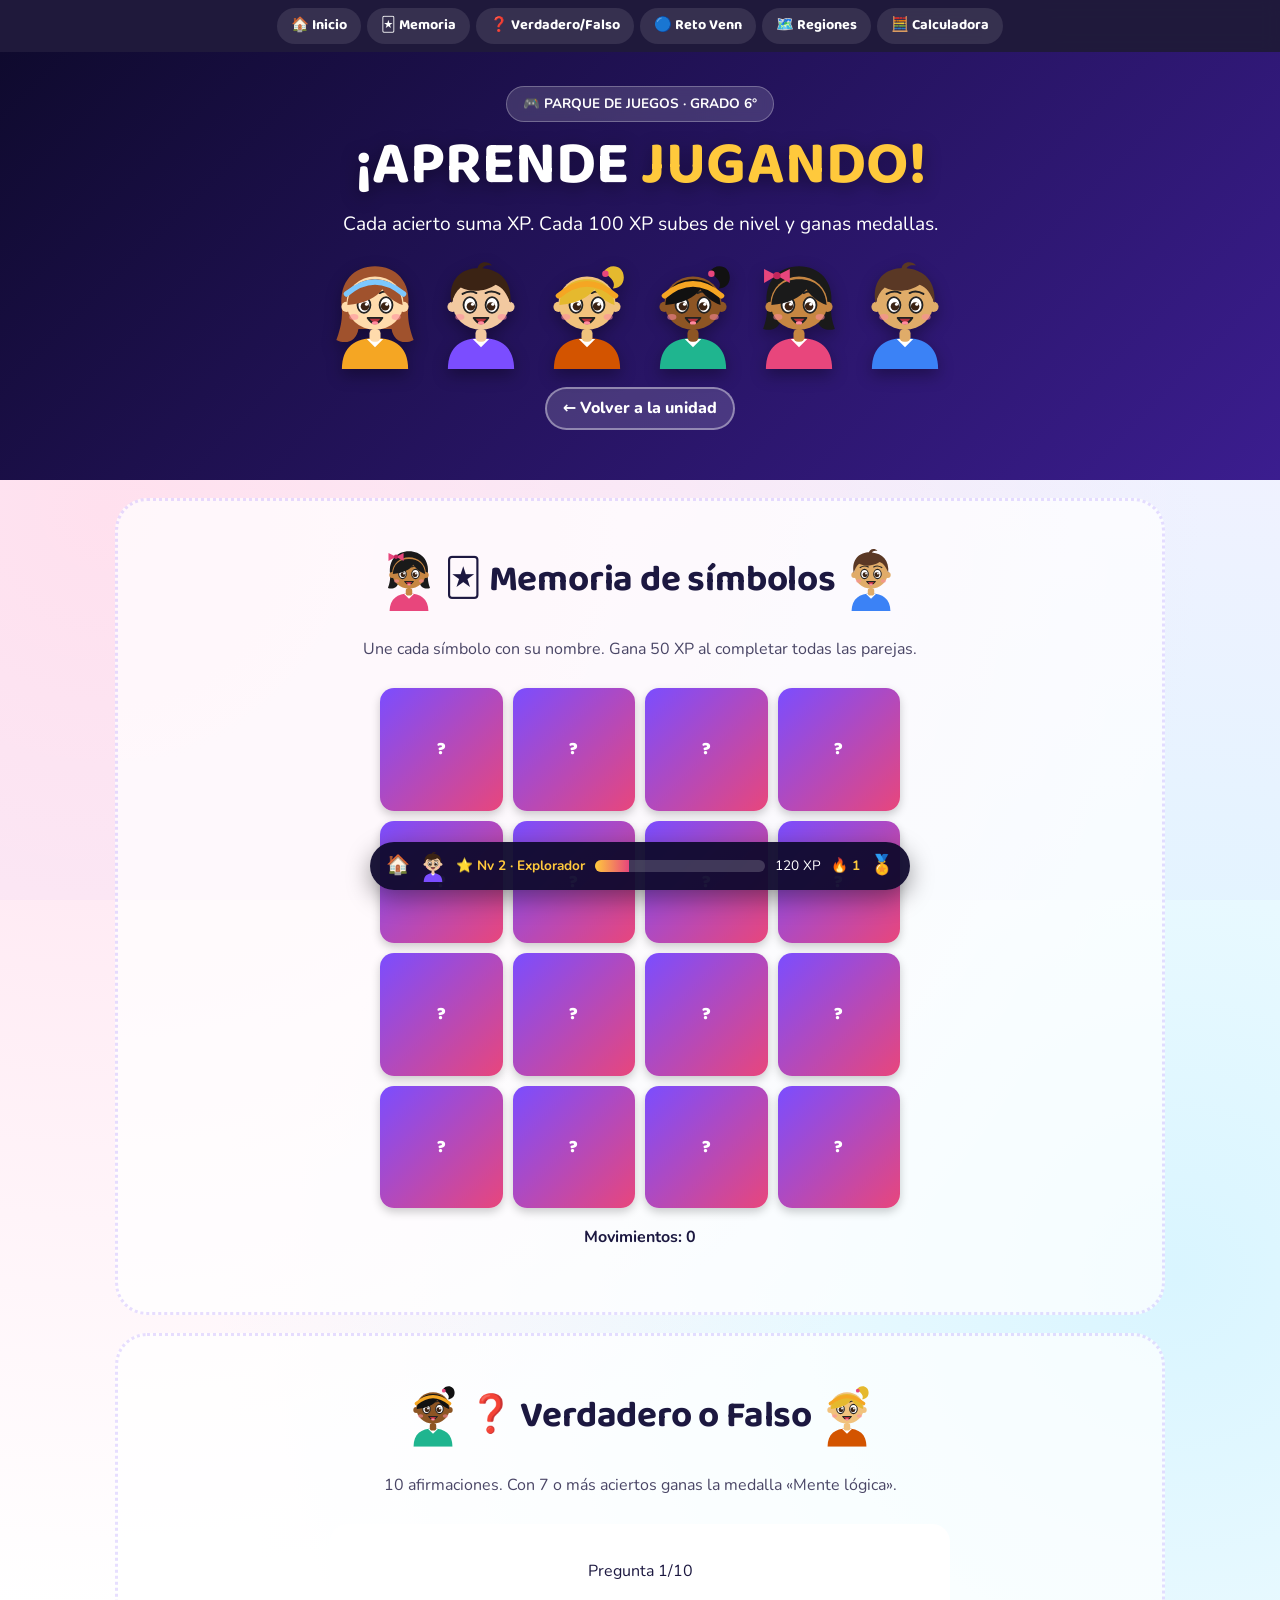
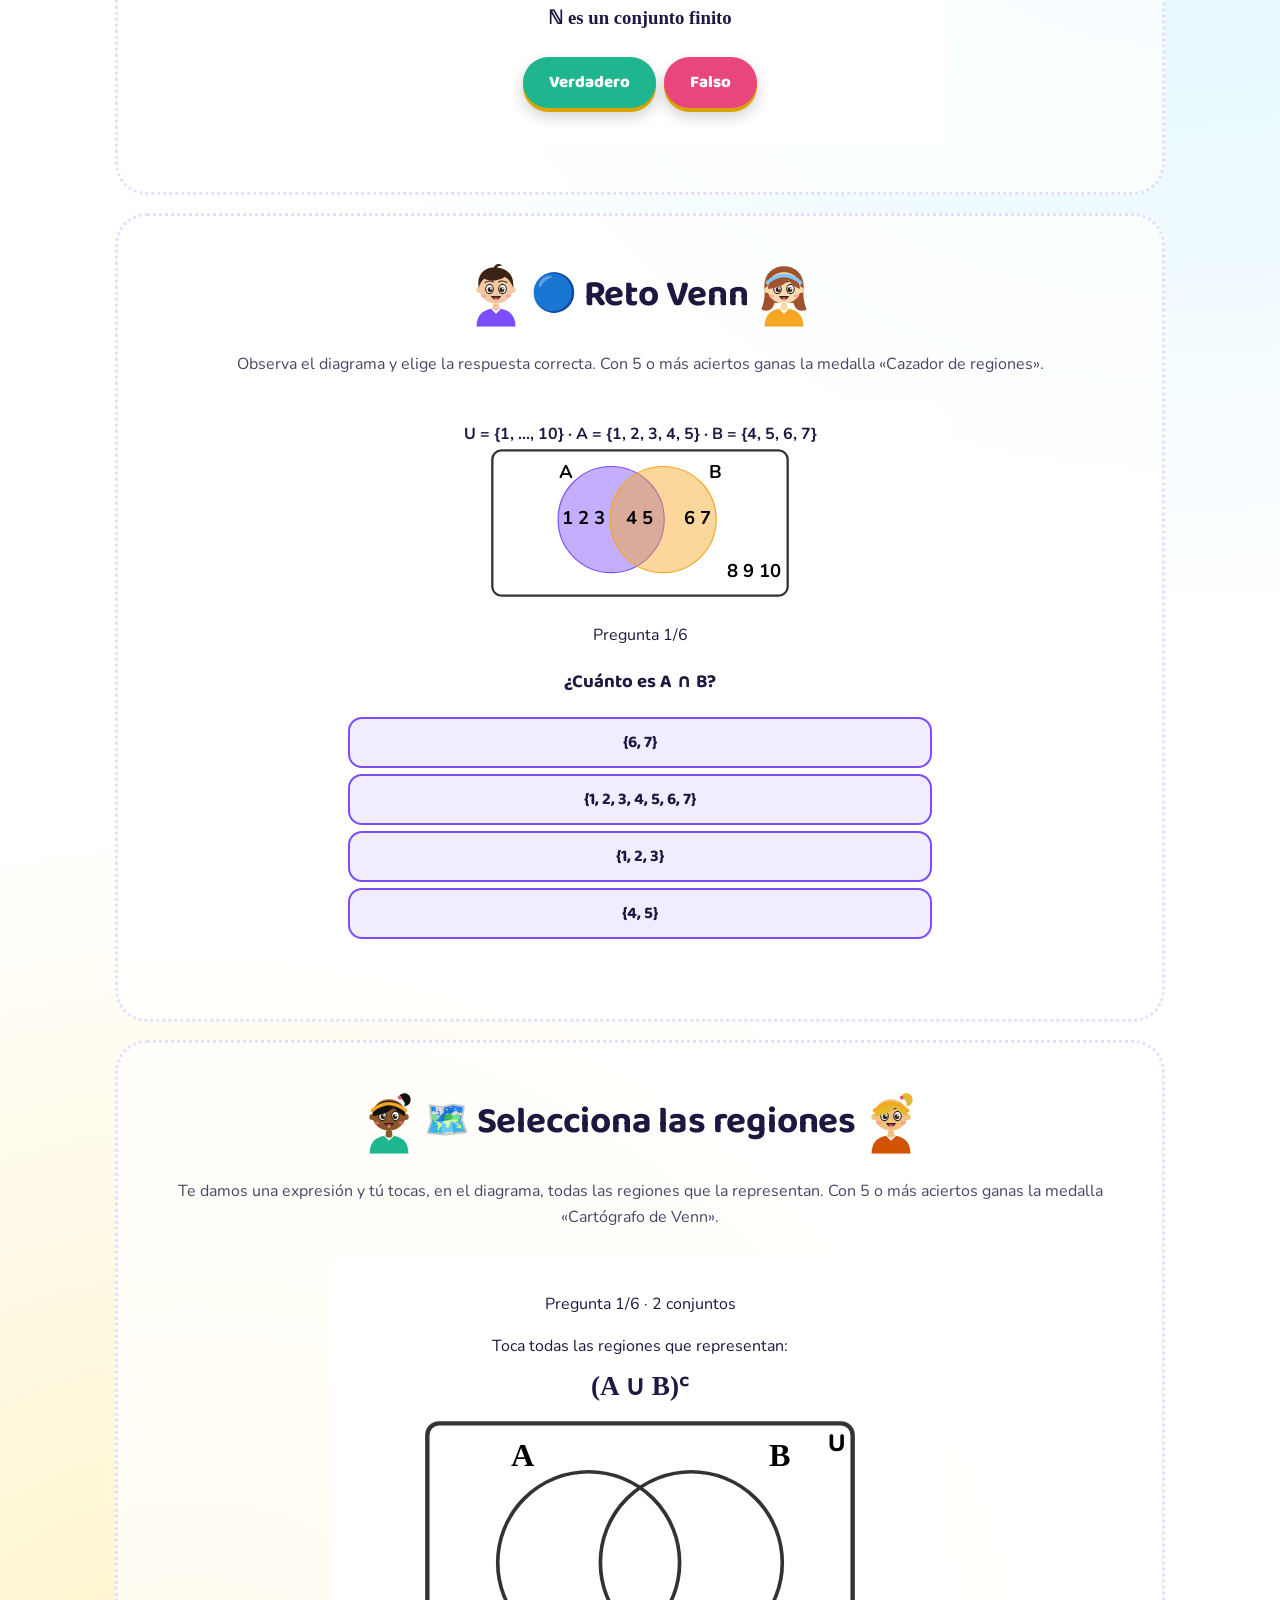
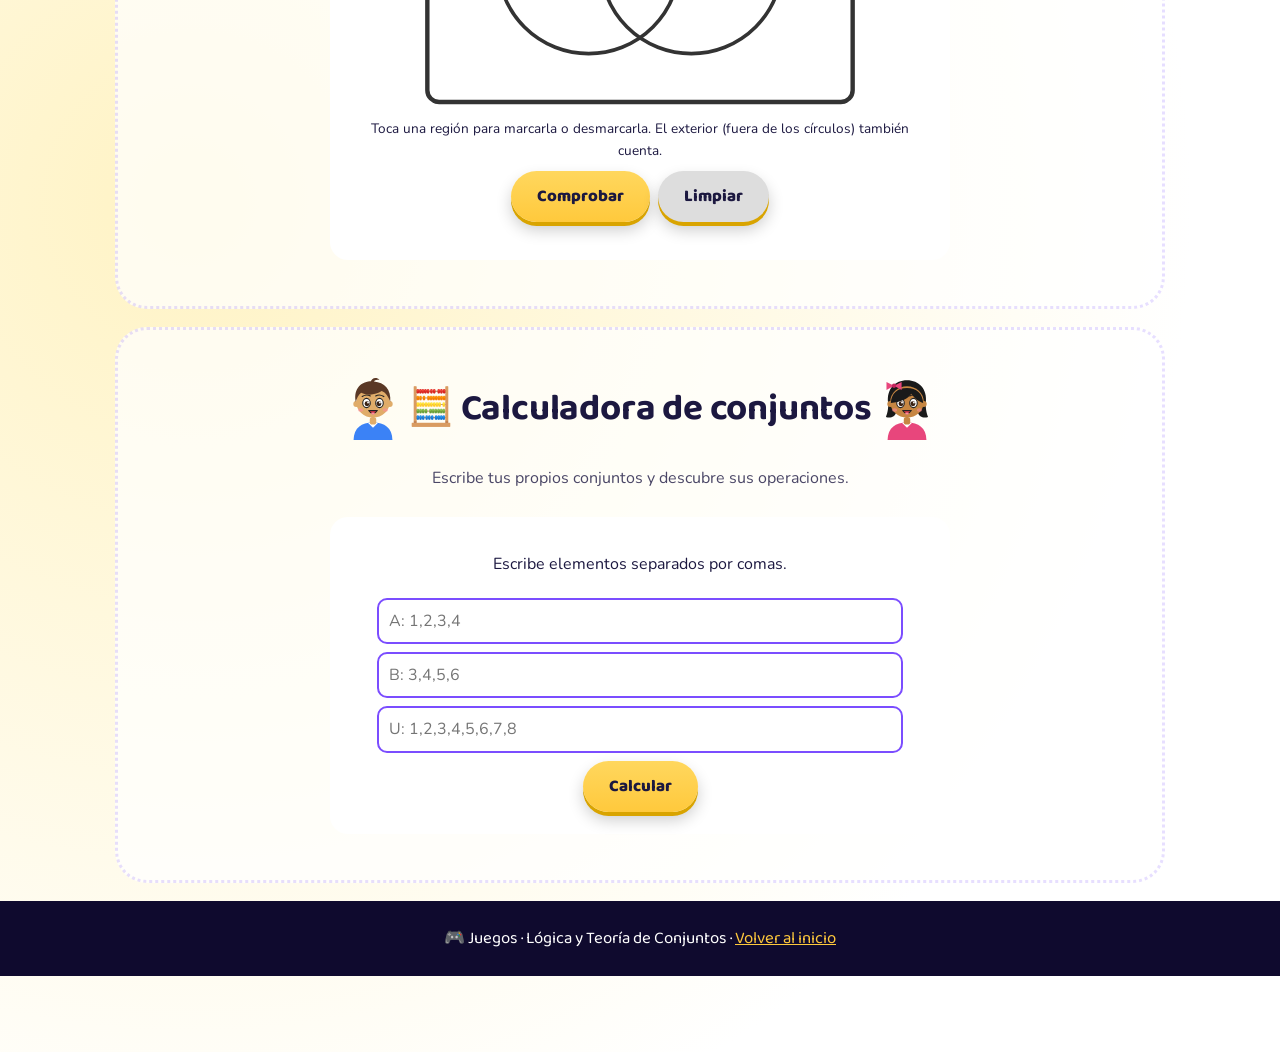
<file: Juegos.html>
<!DOCTYPE html>
<html lang="es">

<head>
    <meta charset="utf-8">
    <meta name="viewport" content="width=device-width,initial-scale=1">
    <meta http-equiv="Content-Security-Policy" content="upgrade-insecure-requests">
    <title>Juegos · Lógica y Teoría de Conjuntos</title>
    <link rel="preconnect" href="https://fonts.googleapis.com">
    <link rel="preconnect" href="https://fonts.gstatic.com" crossorigin>
    <link
        href="https://fonts.googleapis.com/css2?family=Baloo+2:wght@600;700;800&family=Nunito:wght@400;600;700;800&display=swap"
        rel="stylesheet">
    <link rel="stylesheet" href="style.css">
</head>

<body>

    <nav>
        <a href="index.html">🏠 Inicio</a>
        <a href="#memoria">🃏 Memoria</a>
        <a href="#vf">❓ Verdadero/Falso</a>
        <a href="#venn">🔵 Reto Venn</a>
        <a href="#regiones">🗺️ Regiones</a>
        <a href="#calc">🧮 Calculadora</a>
    </nav>

    <header class="hero" style="padding:34px 18px 50px">
        <span class="pill">🎮 PARQUE DE JUEGOS · GRADO 6°</span>
        <h1>¡APRENDE <span>JUGANDO!</span></h1>
        <p class="quote">Cada acierto suma XP. Cada 100 XP subes de nivel y ganas medallas.</p>
        <div class="kidstrip" data-kids="3,0,5,2,1,4"></div>
        <a class="back" href="index.html">← Volver a la unidad</a>
    </header>

    <section id="memoria">
        <div class="gamehead"><span data-kid="1"></span>
            <h2>🃏 Memoria de símbolos</h2><span data-kid="4"></span>
        </div>
        <p class="sub">Une cada símbolo con su nombre. Gana 50 XP al completar todas las parejas.</p>
        <div class="mem" id="mem"></div>
        <p id="mmsg" style="text-align:center;font-weight:700"></p>
    </section>

    <section id="vf">
        <div class="gamehead"><span data-kid="2"></span>
            <h2>❓ Verdadero o Falso</h2><span data-kid="5"></span>
        </div>
        <p class="sub">10 afirmaciones. Con 7 o más aciertos ganas la medalla «Mente lógica».</p>
        <div class="q" id="q"></div>
    </section>

    <section id="venn">
        <div class="gamehead"><span data-kid="0"></span>
            <h2>🔵 Reto Venn</h2><span data-kid="3"></span>
        </div>
        <p class="sub">Observa el diagrama y elige la respuesta correcta. Con 5 o más aciertos ganas la medalla
            «Cazador de regiones».</p>
        <div class="q">
            <p style="margin:0"><b>U = {1, …, 10} · A = {1, 2, 3, 4, 5} · B = {4, 5, 6, 7}</b></p>
            <svg viewBox="0 0 260 130" style="max-width:300px;width:100%">
                <rect x="2" y="2" width="256" height="126" rx="8" fill="#fff" stroke="#333" stroke-width="2" />
                <circle cx="105" cy="62" r="46" fill="#7b4dff" fill-opacity=".45" stroke="#7b4dff" />
                <circle cx="150" cy="62" r="46" fill="#f5a623" fill-opacity=".45" stroke="#f5a623" />
                <text x="62" y="66" font-weight="700">1 2 3</text>
                <text x="118" y="66" font-weight="700">4 5</text>
                <text x="168" y="66" font-weight="700">6 7</text>
                <text x="205" y="112" font-weight="700">8 9 10</text>
                <text x="60" y="26" font-weight="700">A</text><text x="190" y="26" font-weight="700">B</text>
            </svg>
            <div id="vq"></div>
        </div>
    </section>

    <section id="regiones">
        <div class="gamehead"><span data-kid="2"></span>
            <h2>🗺️ Selecciona las regiones</h2><span data-kid="5"></span>
        </div>
        <p class="sub">Te damos una expresión y tú tocas, en el diagrama, todas las regiones que la representan. Con 5
            o más aciertos ganas la medalla «Cartógrafo de Venn».</p>
        <div class="q" id="rg"></div>
    </section>

    <section id="calc">
        <div class="gamehead"><span data-kid="4"></span>
            <h2>🧮 Calculadora de conjuntos</h2><span data-kid="1"></span>
        </div>
        <p class="sub">Escribe tus propios conjuntos y descubre sus operaciones.</p>
        <div class="q">
            <p>Escribe elementos separados por comas.</p>
            <input id="ca" aria-label="Conjunto A" placeholder="A: 1,2,3,4">
            <input id="cb" aria-label="Conjunto B" placeholder="B: 3,4,5,6">
            <input id="cu" aria-label="Conjunto universal U" placeholder="U: 1,2,3,4,5,6,7,8"><br>
            <button class="btn" onclick="calc()">Calcular</button>
            <div id="cr" style="text-align:left"></div>
        </div>
    </section>

    <footer>🎮 Juegos · Lógica y Teoría de Conjuntos · <a href="index.html" style="color:#ffc93c">Volver al inicio</a>
    </footer>

    <script src="Common.js"></script>
    <script src="Juegos.js"></script>
</body>

</html>
</file>
<file: style.css>
:root {
    --ink: #1c1840;
    --bg: #f4f1ff;
    --pu: #7b4dff;
    --pk: #e8467c;
    --yl: #ffc93c;
    --gr: #1fb58f;
    --or: #f5a623;
    --bl: #3b82f6;
    --sky: #e6f4ff;
    --sh: 0 6px 20prgba(16, 15, 31, 0.149)26;
    --r: 18px;
    --fh: 'Baloo 2', 'Segoe UI', system-ui, sans-serif;
    --fb: 'Nunito', 'Segoe UI', system-ui, sans-serif;
}

* {
    box-sizing: border-box;
}

html {
    scroll-behavior: smooth;
    scroll-padding-top: 70px;
}

body {
    margin: 0;
    font-family: var(--fb);
    background: radial-gradient(circle at 8% 12%, #ffe0ee 0, transparent 28%),
        radial-gradient(circle at 92% 30%, #d9f5ff 0, transparent 30%),
        radial-gradient(circle at 15% 80%, #fff3c4 0, transparent 28%),
        radial-gradient(circle at 10% 0, #fff 0, var(--bg) 45%) fixed;
    color: var(--ink);
    line-height: 1.65;
    padding-bottom: 76px;
}

section {
    max-width: 1050px;
    margin: 18px auto;
    padding: 46px 18px;
    background: #ffffffb8;
    border-radius: 32px;
    border: 3px dotted #7b4dff2e;
}

h1,
h2,
h3,
h4,
summary {
    font-family: var(--fh);
}

h2 {
    font-size: clamp(1.7rem, 4.4vw, 2.3rem);
    text-align: center;
    margin: 0 0 6px;
    letter-spacing: -0.2px;
    line-height: 1.2;
}

section>h2:first-child {
    text-decoration: underline wavy var(--yl);
    text-underline-offset: 8px;
    text-decoration-thickness: 3px;
}

.sub {
    text-align: center;
    color: #4a4666;
    margin-bottom: 26px;
}

.hero {
    position: relative;
    overflow: hidden;
    background: linear-gradient(135deg, #0f0a2e, #3b1d8f, #e8467c, #3b1d8f);
    background-size: 300% 300%;
    animation: bg 14s ease infinite;
    color: #fff;
    text-align: center;
    padding: 56px 18px 70px;
}

.hero>* {
    position: relative;
    z-index: 1;
}

.hero h1 {
    font-size: clamp(2.1rem, 6.4vw, 3.8rem);
    margin: 10px 0;
    line-height: 1.1;
    text-shadow: 0 4px 18px #0006;
}

.hero h1 span {
    color: var(--yl);
}

.hero .quote {
    font-size: 1.2rem;
    max-width: 640px;
    margin: 6px auto 14px;
}

.pill {
    display: inline-block;
    background: #ffffff26;
    backdrop-filter: blur(6px);
    border: 1px solid #fff4;
    border-radius: 30px;
    padding: 6px 16px;
    font-size: 0.85rem;
    font-weight: 700;
}

.sym {
    position: absolute;
    z-index: 0 !important;
    font-size: clamp(1.6rem, 4vw, 3rem);
    color: #fff3;
    font-weight: 700;
    animation: float 7s ease-in-out infinite;
    pointer-events: none;
}

.kidstrip {
    display: flex;
    justify-content: center;
    align-items: flex-end;
    gap: clamp(2px, 1.5vw, 14px);
    margin: 18px auto 6px;
    flex-wrap: nowrap;
}

.kidstrip .kid {
    width: clamp(46px, 11vw, 92px);
    height: auto;
    filter: drop-shadow(0 6px 8px #0005);
    animation: hop 2.6s ease-in-out infinite;
}

.kidstrip .kid:nth-child(even) {
    animation-delay: 0.5s;
}

.kidstrip .kid:nth-child(3n) {
    animation-delay: 1.1s;
}

@keyframes hop {
    50% {
        transform: translateY(-10px);
    }
}

@keyframes bg {
    50% {
        background-position: 100% 50%;
    }
}

@keyframes float {
    50% {
        transform: translateY(-22px) rotate(12deg);
    }
}

.hbtns {
    display: grid;
    grid-template-columns: repeat(4, 1fr);
    gap: 14px;
    max-width: 900px;
    margin: 26px auto 0;
}

.hb {
    display: flex;
    flex-direction: column;
    align-items: center;
    gap: 2px;
    text-decoration: none;
    color: #fff;
    background: var(--c);
    border-radius: 22px;
    padding: 16px 8px;
    font-family: var(--fh);
    font-weight: 800;
    font-size: 1.12rem;
    line-height: 1.15;
    border: 3px solid #ffffff88;
    box-shadow: 0 6px 0 #0004, 0 12px 22px #0004;
    transition: transform 0.15s, box-shadow 0.15s;
}

.hb i {
    font-style: normal;
    font-size: 2.2rem;
    line-height: 1.1;
}

.hb small {
    font-family: var(--fb);
    font-weight: 600;
    font-size: 0.78rem;
    opacity: 0.92;
}

.hb:hover {
    transform: translateY(-4px) scale(1.04);
}

.hb:active {
    transform: translateY(3px);
    box-shadow: 0 2px 0 #0004;
}

.hb:focus-visible {
    outline: 3px solid var(--yl);
    outline-offset: 3px;
}

@media (max-width: 700px) {
    .hbtns {
        grid-template-columns: repeat(2, 1fr);
    }
}

.btn {
    background: linear-gradient(180deg, #ffd75e, var(--yl));
    color: var(--ink);
    border: 0;
    border-radius: 30px;
    padding: 12px 26px;
    font-family: var(--fh);
    font-weight: 800;
    font-size: 1.05rem;
    cursor: pointer;
    text-decoration: none;
    display: inline-block;
    margin: 6px;
    box-shadow: 0 4px 0 #d9a400, 0 8px 16px #0003;
    transition: 0.15s;
}

.btn:hover {
    transform: translateY(-2px) scale(1.04);
}

.btn:active {
    transform: translateY(3px);
    box-shadow: 0 1px 0 #d9a400;
}

.btn:disabled {
    opacity: 0.6;
    cursor: default;
    transform: none;
}

.btn:focus-visible,
.mc:focus-visible,
summary:focus-visible,
.avb:focus-visible,
.opt:focus-visible {
    outline: 3px solid var(--pu);
    outline-offset: 2px;
}

.grid {
    display: grid;
    grid-template-columns: repeat(auto-fit, minmax(230px, 1fr));
    gap: 18px;
}

.grid2 {
    display: grid;
    grid-template-columns: repeat(auto-fit, minmax(280px, 1fr));
    gap: 18px;
}

.card {
    background: #fff;
    border-radius: var(--r);
    padding: 20px;
    border-top: 6px solid var(--c);
    box-shadow: var(--sh);
    transition: transform 0.25s, box-shadow 0.25s;
}

.card:hover {
    transform: translateY(-6px) rotate(-0.4deg);
    box-shadow: 0 14px 30px #1c184033;
}

.card h3 {
    margin: 0 0 8px;
    color: var(--c);
}

.card ul {
    padding-left: 18px;
    margin: 0;
    font-size: 0.95rem;
}

.card img {
    width: 100%;
    max-height: 200px;
    object-fit: cover;
    border-radius: 12px;
    margin-bottom: 8px;
}

.card .fbk {
    margin-bottom: 8px;
}

details {
    border-radius: 14px;
    margin: 10px 0;
    color: #fff;
    background: var(--c);
    overflow: hidden;
    box-shadow: var(--sh);
    transition: transform 0.2s;
}

details:hover {
    transform: translateY(-2px);
}

summary {
    padding: 14px 18px;
    font-weight: 800;
    cursor: pointer;
    font-size: 1.15rem;
    list-style: none;
    display: flex;
    justify-content: space-between;
    gap: 8px;
}

summary::-webkit-details-marker {
    display: none;
}

summary::after {
    content: '▾';
    transition: transform 0.3s;
}

details[open] summary::after {
    transform: rotate(180deg);
}

details>div {
    background: #fff;
    color: var(--ink);
    padding: 14px 20px;
    border: 3px solid var(--c);
    border-top: 0;
    border-radius: 0 0 14px 14px;
    animation: drop 0.35s ease;
}

@keyframes drop {
    from {
        opacity: 0;
        transform: translateY(-8px);
    }
}

.two {
    display: grid;
    grid-template-columns: repeat(2, 1fr);
    gap: 14px;
    align-items: start;
}

.two details {
    margin: 0;
}

@media (max-width: 800px) {
    .two {
        grid-template-columns: 1fr;
    }
}

.f {
    background: linear-gradient(135deg, #f1edff, #fff0f6);
    border: 1px dashed var(--pu);
    border-radius: 10px;
    padding: 8px;
    text-align: center;
    font-size: 1.1rem;
    margin: 6px 0;
    font-family: Georgia, serif;
}

.more {
    background: #fff8e1;
    border-left: 5px solid var(--or);
    border-radius: 10px;
    padding: 8px 12px;
    margin-top: 10px;
    font-size: 0.95rem;
}

.more ul {
    margin: 6px 0 0;
}

.fact {
    background: #e6f9f3;
    border-left: 5px solid var(--gr);
    border-radius: 10px;
    padding: 8px 12px;
    margin-top: 10px;
    font-size: 0.95rem;
}

.fact ul {
    margin: 6px 0 0;
}

.kidsay {
    display: flex;
    align-items: center;
    gap: 10px;
    margin: 12px 0;
    background: var(--sky);
    border-radius: 16px;
    padding: 8px 12px;
}

.kidsay>span {
    flex: 0 0 62px;
}

.kidsay .kid {
    width: 62px;
    height: auto;
}

.kidsay p {
    margin: 0;
    background: #fff;
    border-radius: 14px;
    padding: 8px 12px;
    position: relative;
    font-weight: 700;
    font-size: 0.95rem;
    box-shadow: 0 2px 8px #0001;
}

.kidsay p::before {
    content: '';
    position: absolute;
    left: -8px;
    top: 50%;
    margin-top: -8px;
    border: 8px solid transparent;
    border-left: 0;
    border-right-color: #fff;
}

.figs {
    display: flex;
    flex-wrap: wrap;
    gap: 10px;
    justify-content: center;
    margin: 10px 0;
}

figure {
    margin: 0;
    text-align: center;
    width: 150px;
}

figure svg,
figure img {
    width: 100%;
    max-height: 110px;
    object-fit: contain;
    transition: transform 0.3s;
}

figure:hover svg,
figure:hover img {
    transform: scale(1.12);
}

figcaption {
    font-size: 0.8rem;
    font-weight: 800;
}

.grid2 figure {
    width: 100%;
}

figure.ph {
    width: min(100%, 300px);
    background: #fff;
    border: 3px solid #7b4dff33;
    border-radius: 18px;
    padding: 8px;
    box-shadow: var(--sh);
}

figure.ph img {
    max-height: 170px;
    border-radius: 12px;
    background: #f7f4ff;
}

figure.ph:hover img {
    transform: scale(1.04);
}

.fbk {
    display: flex;
    align-items: flex-end;
    justify-content: center;
    flex-wrap: wrap;
    gap: 2px;
    min-height: 100px;
    padding: 8px;
    border-radius: 12px;
    background: linear-gradient(135deg, #e9e2ff, #ffe6f0, #fff3c4);
}

.fbk .kid {
    width: 54px;
    height: auto;
}

.fbk span {
    flex-basis: 100%;
    font-size: 0.78rem;
    font-weight: 800;
    color: var(--ink);
}

.kid {
    display: inline-block;
}

.kid.sm {
    width: 26px;
    height: 31px;
    vertical-align: middle;
}

.vid {
    display: grid;
    grid-template-columns: repeat(auto-fit, minmax(300px, 1fr));
    gap: 20px;
}

.vid div {
    background: #fff;
    border-radius: 16px;
    padding: 12px;
    box-shadow: var(--sh);
    transition: transform 0.25s;
}

.vid div:hover {
    transform: translateY(-4px);
}

.vid h4 {
    margin: 4px 0 8px;
    text-align: center;
}

.vid iframe {
    width: 100%;
    aspect-ratio: 16/9;
    border: 0;
    border-radius: 10px;
}

.act {
    background: linear-gradient(135deg, #ff9a3c, #e8467c);
    color: #fff;
    text-align: center;
    border-radius: 24px;
    box-shadow: var(--sh);
}

.proof {
    display: none;
    background: #fff;
    border-radius: var(--r);
    padding: 18px;
    margin-top: 16px;
    box-shadow: var(--sh);
    animation: drop 0.4s;
}

table {
    width: 100%;
    border-collapse: collapse;
    margin: 10px 0;
    font-size: 0.95rem;
}

th {
    background: #3b1d8f;
    color: #fff;
}

td,
th {
    border: 1px solid #ddd;
    padding: 8px;
    text-align: left;
}

tr:nth-child(even) td {
    background: #faf8ff;
}

.gate {
    display: grid;
    grid-template-columns: 1fr auto;
    gap: 18px;
    align-items: center;
    background: linear-gradient(135deg, #7b4dff, #e8467c);
    color: #fff;
    border-radius: 26px;
    padding: 24px;
    box-shadow: var(--sh);
}

.gate h3 {
    margin: 0 0 6px;
    font-size: 1.6rem;
}

.gate ul {
    margin: 8px 0 0;
    padding-left: 20px;
}

.gate .kids {
    display: flex;
    gap: 4px;
}

.gate .kid {
    width: 70px;
    height: auto;
}

@media (max-width: 700px) {
    .gate {
        grid-template-columns: 1fr;
        text-align: center;
    }

    .gate .kids {
        justify-content: center;
    }

    .gate ul {
        text-align: left;
    }
}

.mem {
    display: grid;
    grid-template-columns: repeat(4, 1fr);
    gap: 10px;
    max-width: 520px;
    margin: auto;
}

.mc {
    aspect-ratio: 1;
    border: 0;
    border-radius: 14px;
    font-family: var(--fh);
    font-size: 1.1rem;
    font-weight: 800;
    background: linear-gradient(135deg, var(--pu), var(--pk));
    color: #fff;
    cursor: pointer;
    transition: transform 0.25s;
    box-shadow: 0 4px 10px #0003;
    padding: 2px;
}

.mc:hover {
    transform: scale(1.07);
}

.mc.open {
    background: var(--yl);
    color: var(--ink);
    animation: pop 0.3s;
}

.mc.ok {
    background: var(--gr);
    color: #fff;
    animation: pop 0.4s;
}

@keyframes pop {
    50% {
        transform: scale(1.15) rotate(4deg);
    }
}

.q {
    background: #fff;
    border-radius: var(--r);
    padding: 18px;
    max-width: 620px;
    margin: auto;
    text-align: center;
    box-shadow: var(--sh);
}

.q button {
    margin: 4px;
}

.opt {
    display: block;
    width: 100%;
    margin: 6px 0 !important;
    background: #f1edff;
    border: 2px solid var(--pu);
    border-radius: 14px;
    padding: 10px;
    font-family: var(--fh);
    font-size: 1.05rem;
    font-weight: 700;
    cursor: pointer;
    transition: 0.15s;
    color: var(--ink);
}

.opt:hover:not(:disabled) {
    background: #e2d9ff;
    transform: scale(1.02);
}

.opt.right {
    background: var(--gr);
    border-color: var(--gr);
    color: #fff;
}

.opt.wrong {
    background: var(--pk);
    border-color: var(--pk);
    color: #fff;
}

.good {
    color: var(--gr);
}

.bad {
    color: var(--pk);
}

input {
    padding: 8px 10px;
    margin: 4px;
    border: 2px solid var(--pu);
    border-radius: 10px;
    width: 90%;
    font: inherit;
}

input:focus {
    outline: 0;
    box-shadow: 0 0 0 4px #7b4dff33;
}

.gamehead {
    display: flex;
    align-items: center;
    justify-content: center;
    gap: 8px;
    flex-wrap: wrap;
    margin-bottom: 8px;
}

.gamehead .kid {
    width: 54px;
    height: auto;
}

.back {
    display: inline-block;
    margin: 12px 18px 0;
    color: #fff;
    background: #ffffff26;
    border: 2px solid #fff6;
    border-radius: 30px;
    padding: 6px 16px;
    text-decoration: none;
    font-weight: 800;
}

.back:hover {
    background: var(--pk);
}

.rub th:nth-child(3) {
    background: var(--gr);
}

.rub th:nth-child(4) {
    background: var(--bl);
}

.rub th:nth-child(5) {
    background: var(--or);
}

.rub th:nth-child(6) {
    background: var(--pk);
}

.scroll {
    overflow-x: auto;
}

nav {
    position: sticky;
    top: 0;
    z-index: 40;
    background: #0f0a2eee;
    backdrop-filter: blur(8px);
    display: flex;
    flex-wrap: wrap;
    justify-content: center;
    align-items: flex-start;
    gap: 6px;
    padding: 8px;
}

nav>a,
.navmore summary {
    color: #fff;
    text-decoration: none;
    padding: 6px 14px;
    border-radius: 20px;
    font-size: 0.9rem;
    font-family: var(--fh);
    font-weight: 700;
    background: #ffffff1a;
    transition: 0.2s;
    display: block;
    cursor: pointer;
}

nav>a:hover,
.navmore summary:hover {
    background: var(--pk);
    transform: translateY(-2px);
}

.navmore {
    position: relative;
    background: none;
    box-shadow: none;
    margin: 0;
    overflow: visible;
    color: #fff;
    border-radius: 0;
}

.navmore:hover {
    transform: none;
}

.navmore summary {
    padding: 6px 14px;
    font-size: 0.9rem;
}

.navmore>div {
    position: absolute;
    right: 0;
    top: 38px;
    min-width: 210px;
    background: #0f0a2ef5;
    border: 2px solid #ffffff33;
    border-radius: 16px;
    padding: 8px;
    display: grid;
    gap: 4px;
    animation: drop 0.25s;
}

.navmore>div a {
    color: #fff;
    text-decoration: none;
    padding: 6px 12px;
    border-radius: 12px;
    font-size: 0.9rem;
}

.navmore>div a:hover {
    background: var(--pu);
}

footer {
    text-align: center;
    padding: 24px;
    background: #0f0a2e;
    color: #fff;
    font-family: var(--fh);
    font-size: 1.05rem;
}

.js .rv {
    opacity: 0;
    transform: translateY(26px);
    transition: opacity 0.6s, transform 0.6s;
}

.js .rv.in {
    opacity: 1;
    transform: none;
}

#hud {
    position: fixed;
    left: 50%;
    bottom: 10px;
    transform: translateX(-50%);
    z-index: 30;
    display: flex;
    align-items: center;
    gap: 10px;
    background: #0f0a2ef2;
    color: #fff;
    border-radius: 40px;
    padding: 8px 16px;
    box-shadow: 0 8px 24px #0006;
    font-size: 0.85rem;
    max-width: 96vw;
}

#hud .bar {
    width: clamp(60px, 20vw, 170px);
    height: 12px;
    background: #ffffff2e;
    border-radius: 10px;
    overflow: hidden;
}

#xpb {
    display: block;
    height: 100%;
    width: 0;
    background: linear-gradient(90deg, var(--yl), var(--pk));
    transition: width 0.6s;
}

#hud b {
    color: var(--yl);
}

#hud a {
    color: #fff;
    text-decoration: none;
    font-size: 1.2rem;
}

#toasts {
    position: fixed;
    top: 64px;
    right: 12px;
    z-index: 50;
    display: grid;
    gap: 8px;
}

.toast {
    background: #fff;
    border-left: 6px solid var(--gr);
    border-radius: 12px;
    padding: 10px 14px;
    box-shadow: var(--sh);
    font-weight: 800;
    animation: tin 0.4s, tout 0.5s 3s forwards;
}

.toast.big {
    border-color: var(--yl);
    background: #fff8e1;
}

@keyframes tin {
    from {
        opacity: 0;
        transform: translateX(60px);
    }
}

@keyframes tout {
    to {
        opacity: 0;
        transform: translateY(-12px);
    }
}

#cv {
    position: fixed;
    inset: 0;
    pointer-events: none;
    z-index: 60;
}

.badges {
    display: grid;
    grid-template-columns: repeat(auto-fit, minmax(150px, 1fr));
    gap: 14px;
}

.bd {
    background: #fff;
    border-radius: var(--r);
    padding: 14px;
    text-align: center;
    box-shadow: var(--sh);
    filter: grayscale(1);
    opacity: 0.55;
    transition: 0.4s;
}

.bd i {
    font-style: normal;
    font-size: 2.4rem;
    display: block;
}

.bd small {
    display: block;
    color: #555;
}

.bd.on {
    filter: none;
    opacity: 1;
    animation: pop 0.6s;
}

.mis {
    max-width: 560px;
    margin: 0 auto 18px;
    background: linear-gradient(135deg, #fff3c4, #ffe0ee);
    border: 3px dashed var(--or);
    border-radius: 18px;
    padding: 10px 16px;
    text-align: center;
    font-weight: 800;
}

.avs {
    display: flex;
    justify-content: center;
    flex-wrap: wrap;
    gap: 8px;
    margin: 0 0 20px;
}

.avb {
    border: 3px solid transparent;
    background: #fff;
    border-radius: 18px;
    padding: 4px 8px 0;
    cursor: pointer;
    box-shadow: var(--sh);
    transition: 0.2s;
}

.avb .kid {
    width: 52px;
    height: auto;
}

.avb:hover {
    transform: translateY(-3px);
}

.avb.on {
    border-color: var(--pu);
    background: #f1edff;
    transform: scale(1.08);
}

.ch input {
    width: 110px;
    text-align: center;
}

.ch p {
    margin: 6px 0;
}

@media (prefers-reduced-motion: reduce) {
    * {
        animation: none !important;
        transition: none !important;
    }

    .js .rv {
        opacity: 1;
        transform: none;
    }
}

figure.scenefig {
    width: min(100%, 340px);
    margin: 0 auto 18px;
}

figure.scenefig img,
figure.scenefig svg {
    width: 100%;
    max-height: 230px;
    object-fit: contain;
    filter: drop-shadow(0 6px 10px #1c184033);
}

.rgsvg {
    width: 100%;
    max-width: 440px;
    margin: 8px auto;
    display: block;
}

.rg {
    fill: #fff;
    cursor: pointer;
    transition: fill 0.15s;
}

.rg:hover {
    fill: #efe9ff;
}

.rg:focus-visible {
    outline: 3px solid var(--pu);
}

.rg.on {
    fill: var(--yl);
}

.rg.ok {
    fill: var(--gr);
}

.rg.wrong {
    fill: var(--pk);
}

.rg.miss {
    fill: #ffd7a8;
}

.rgleg {
    font-size: 0.85rem;
    margin: 4px 0;
}

.rgexp {
    font-family: Georgia, serif;
    font-size: 1.7rem;
    margin: 4px 0;
}

.hero-profes {
    min-height: 620px;
}

.profe {
    display: flex;
    flex-direction: column;
    align-items: center;
}

.profe img {
    width: 100%;
    height: auto;
    display: block;
    filter: drop-shadow(0 8px 12px #0006);
}

.bub {
    background: #fff;
    color: var(--ink);
    font-family: var(--fh);
    font-weight: 700;
    font-size: 0.95rem;
    line-height: 1.25;
    border-radius: 14px;
    padding: 8px 14px;
    margin-bottom: 14px;
    position: relative;
    box-shadow: 0 4px 12px #0004;
    max-width: 170px;
}

.bub::after {
    content: '';
    position: absolute;
    left: 50%;
    bottom: -10px;
    margin-left: -10px;
    border: 10px solid transparent;
    border-bottom: 0;
    border-top-color: #fff;
}

@media (min-width: 1000px) {
    .hero-profes {
        padding-left: 250px;
        padding-right: 250px;
    }

    .hero>.profe {
        position: absolute;
        bottom: 0;
        width: 220px;
        z-index: 1;
    }

    .profe-l {
        left: 16px;
    }

    .profe-r {
        right: 16px;
    }
}

@media (max-width: 999px) {
    .hero-profes {
        min-height: 0;
    }

    .hero>.profe {
        display: inline-flex;
        width: min(44%, 200px);
        vertical-align: bottom;
        margin-top: 20px;
    }
}
</file>
